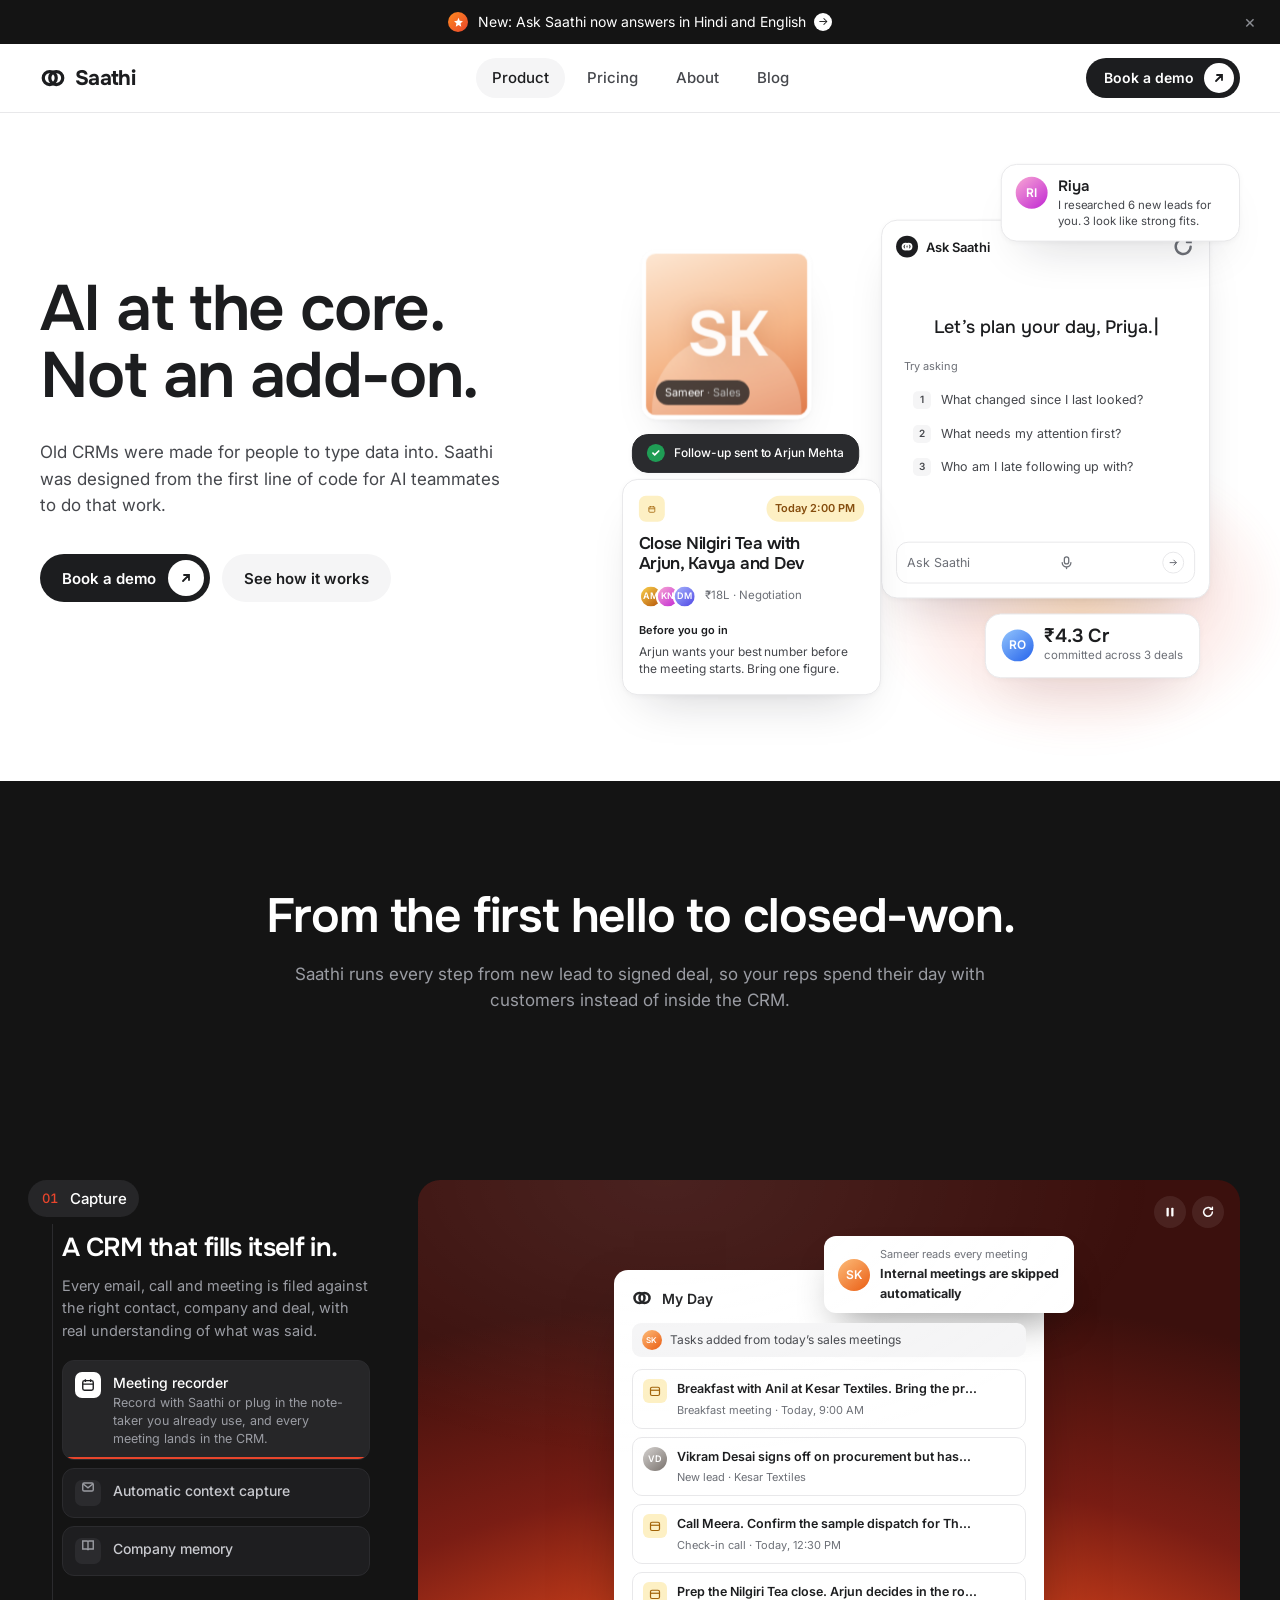
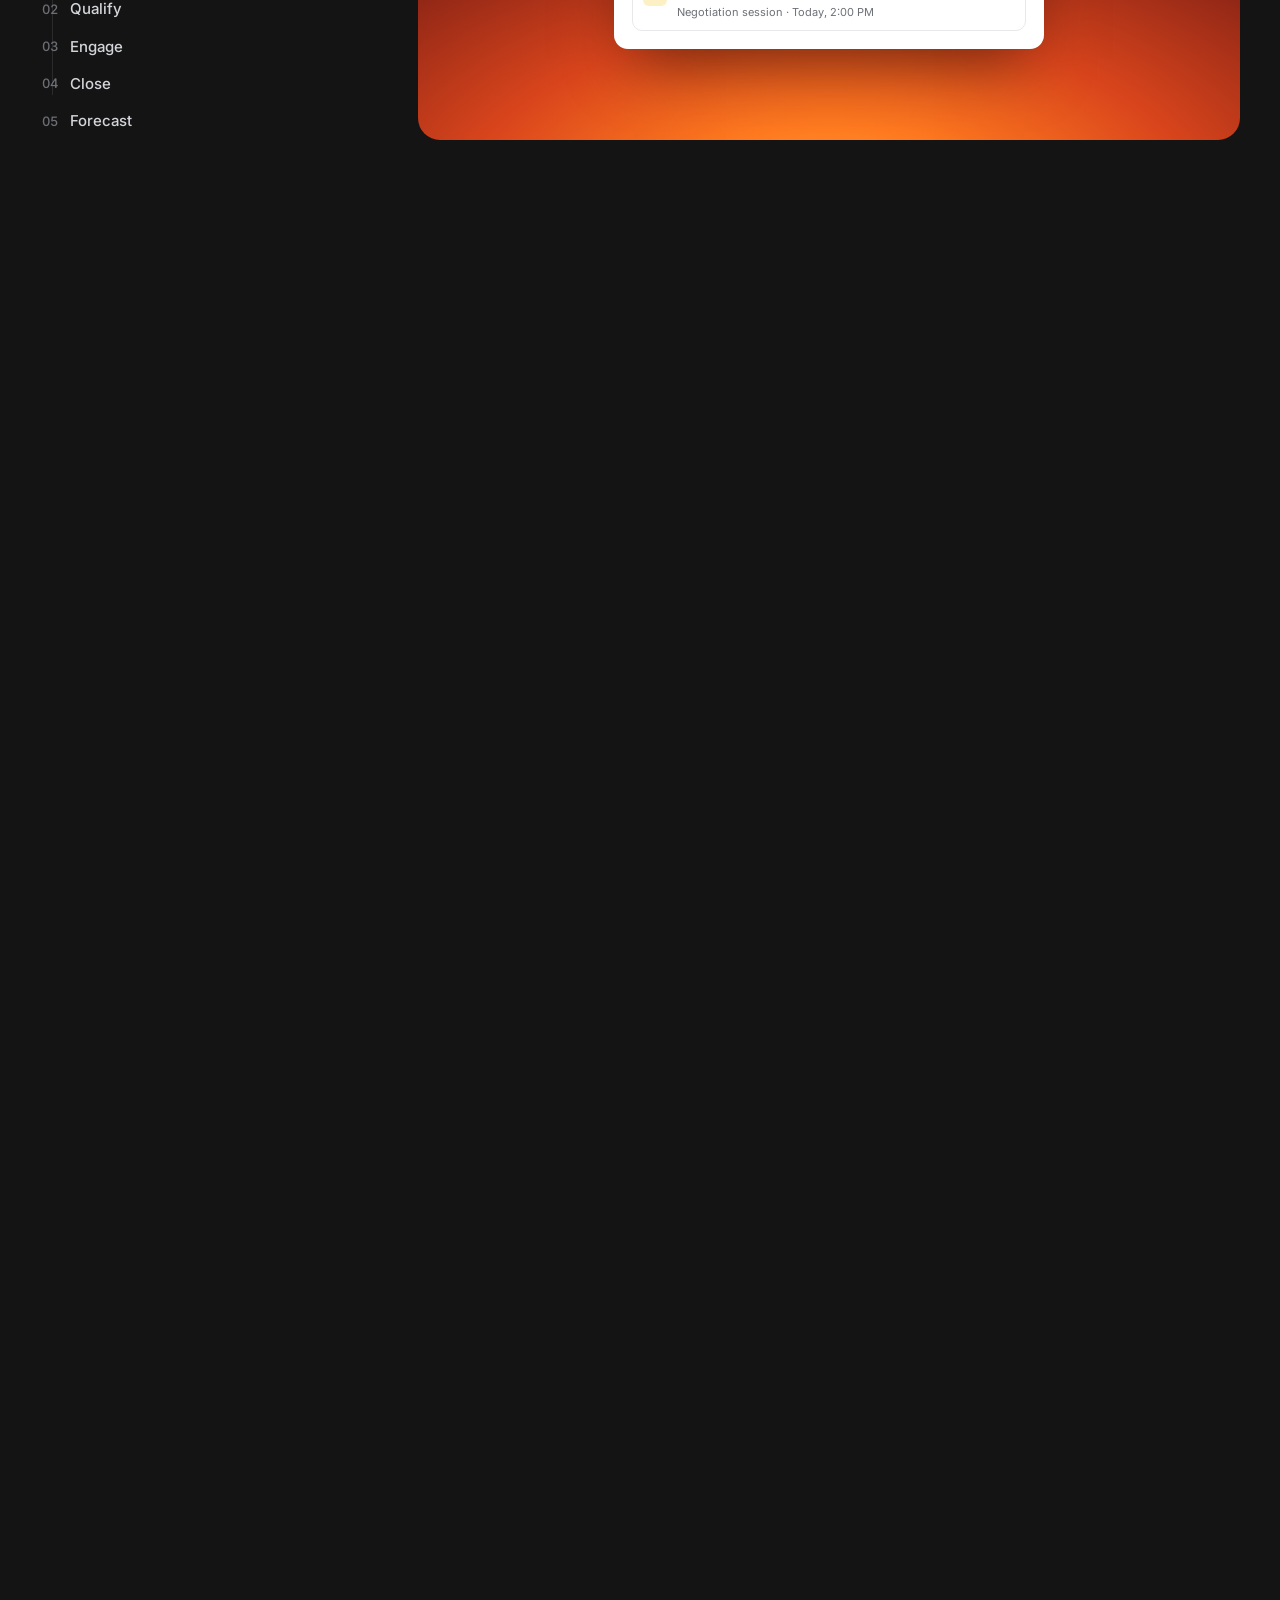
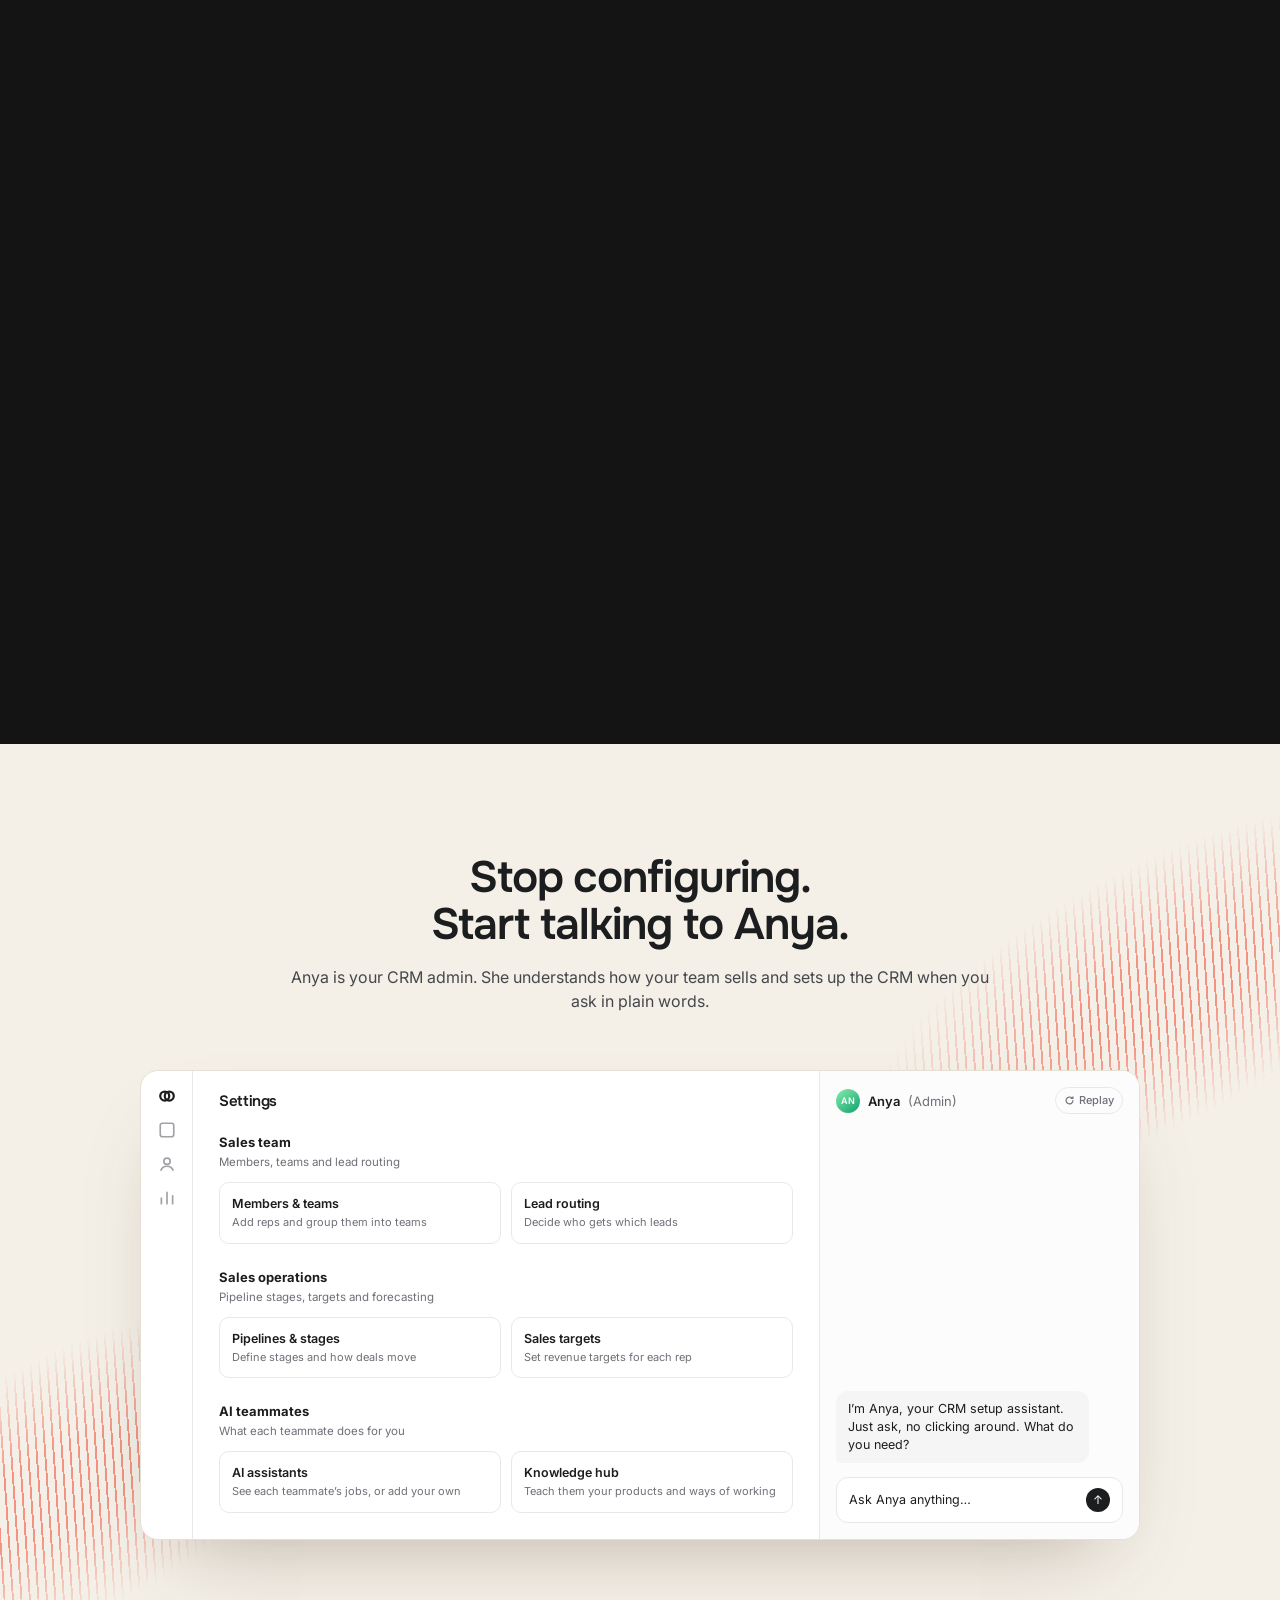
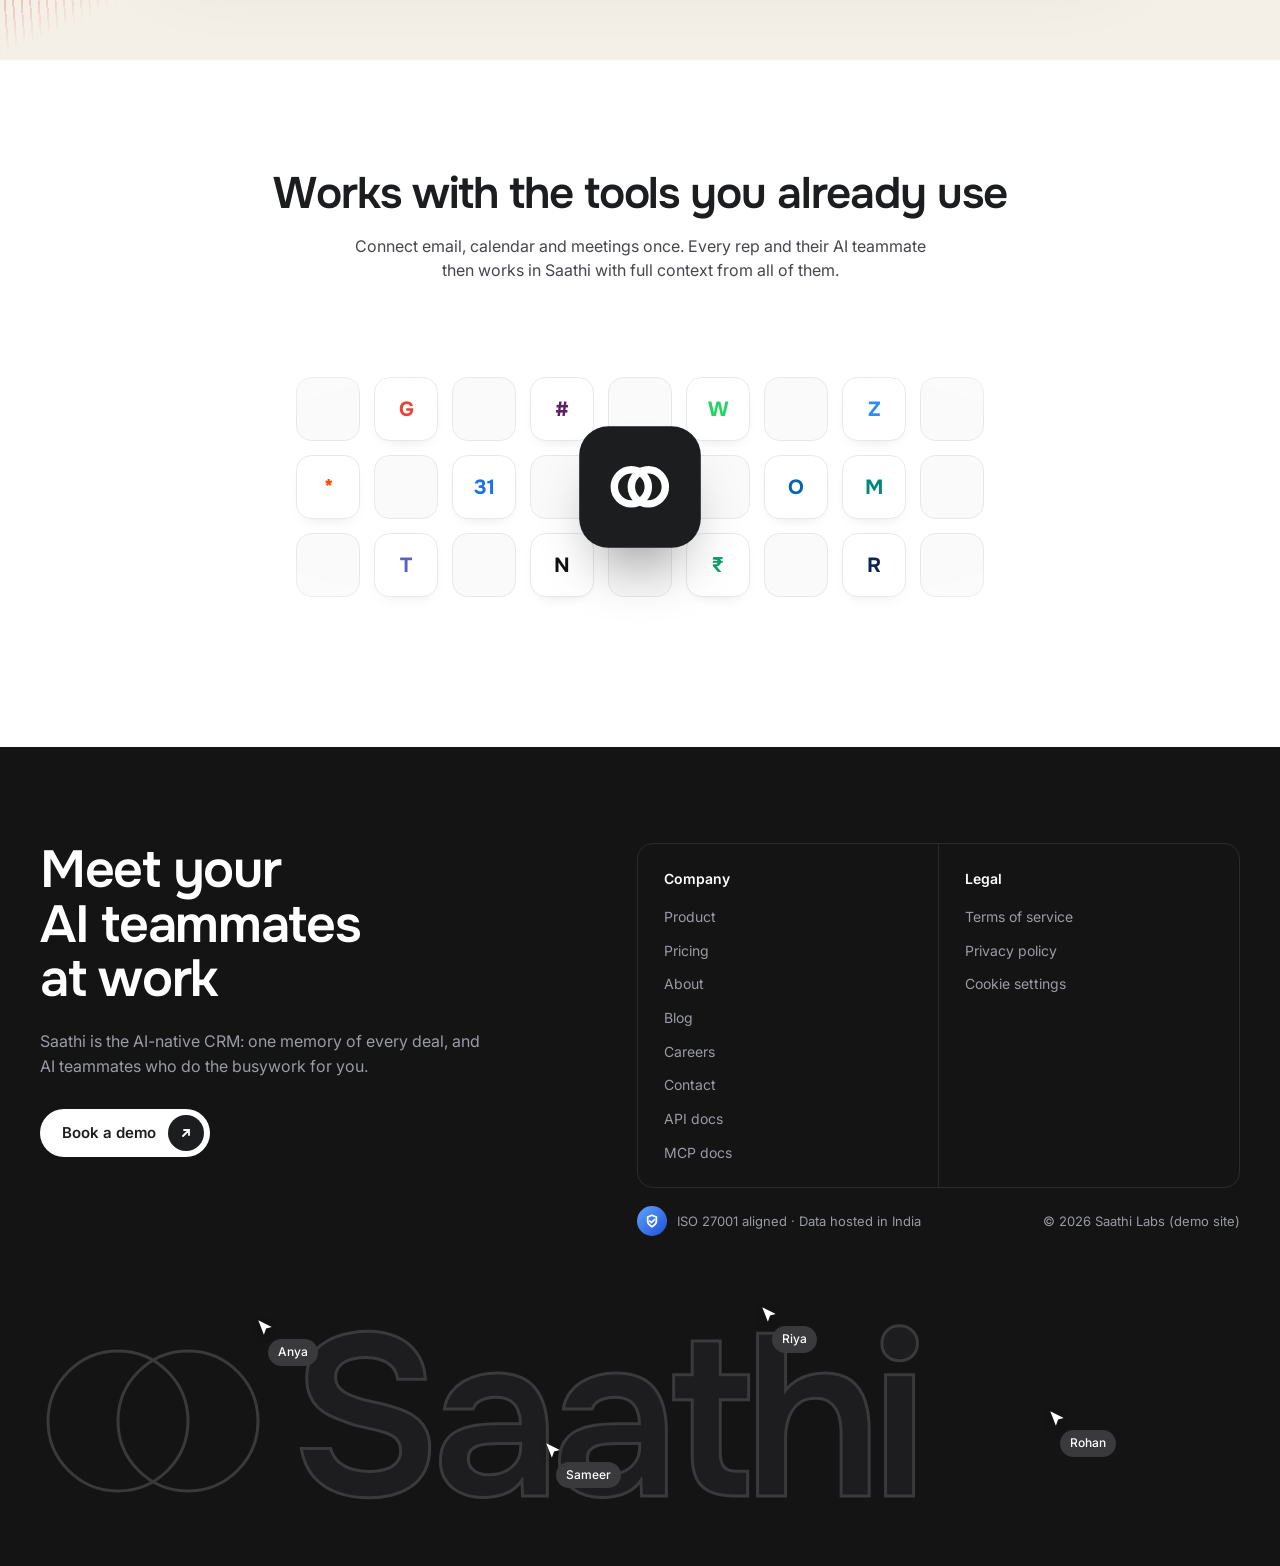
<file: index.html>
<!doctype html>
<html lang="en">
<head>
<meta charset="utf-8">
<meta name="viewport" content="width=device-width, initial-scale=1, viewport-fit=cover">
<title>Saathi CRM</title>
<meta name="description" content="Saathi is an AI-native CRM. AI teammates capture every conversation, research leads, draft follow-ups and forecast your pipeline.">
<style>
/* ---------- hero ---------- */
.hero{position:relative;overflow:hidden}
.hero .wrap{display:grid;grid-template-columns:minmax(0,.9fr) minmax(0,1.1fr);align-items:center;gap:40px;min-height:640px;padding-block:56px 72px}
.hero h1{font-size:clamp(40px,5.2vw,64px);line-height:1.06}
.hero h1 span{display:block}
.hero .sub{margin-top:28px;font-size:17px;color:var(--ink-2);max-width:42ch}
.hero .cta{display:flex;flex-wrap:wrap;gap:12px;margin-top:36px}
.hero h1 span,.hero .sub,.hero .cta{animation:up .9s var(--ease) both}
.hero h1 span:nth-child(2){animation-delay:.08s}.hero .sub{animation-delay:.16s}.hero .cta{animation-delay:.24s}
@keyframes up{from{opacity:0;transform:translateY(22px)}to{opacity:1;transform:none}}

.collage-box{position:relative;height:540px}
.collage{position:absolute;left:50%;top:50%;width:620px;height:540px;transform:translate(-50%,-50%) scale(var(--s,1))}
.collage::before{content:"";position:absolute;right:-60px;bottom:-40px;width:420px;height:300px;background:radial-gradient(closest-side,rgba(255,138,31,.28),rgba(232,69,44,.12) 55%,transparent);filter:blur(10px)}
.cc{position:absolute;background:#fff;border:1px solid var(--line);border-radius:16px;box-shadow:0 24px 48px -24px rgba(20,20,30,.22),0 2px 6px rgba(20,20,30,.04);animation:pop .8s var(--spring) both;animation-delay:var(--d,0s)}
@keyframes pop{from{opacity:0;transform:translateY(18px) scale(.96)}to{opacity:1;transform:none}}
.float{animation:pop .8s var(--spring) both,bob 6s ease-in-out infinite;animation-delay:var(--d,0s),calc(var(--d,0s) + 1s)}
@keyframes bob{50%{translate:0 -6px}}
.ask{right:20px;top:50px;width:330px;height:380px;display:flex;flex-direction:column;padding:14px;--d:.15s}
.ask .hd{display:flex;align-items:center;gap:8px;font-size:13px;font-weight:600}
.ask .hd .ic{width:22px;height:22px;border-radius:50%;background:var(--ink);color:#fff;display:grid;place-items:center}
.ask .hd .ic svg{width:12px;height:12px}
.ask .hd button{margin-left:auto;color:var(--muted);width:24px;height:24px;border-radius:50%}
.ask .hd button:hover{background:var(--soft)}
.ask .body{flex:1;display:flex;flex-direction:column;justify-content:center;align-items:center;text-align:center;gap:18px;padding:0 8px}
.ask .greet{font:500 18px/1.3 var(--f-head);min-height:24px}
.ask .greet::after{content:"";display:inline-block;width:2px;height:1em;background:var(--ink);margin-left:2px;vertical-align:-2px;animation:blink 1s steps(1) infinite}
@keyframes blink{50%{opacity:0}}
.ask .tries{width:100%;text-align:left;opacity:0;transition:opacity .5s}
.ask .tries.on{opacity:1}
.ask .tries small{display:block;font-size:11px;color:var(--muted);margin-bottom:8px}
.ask .tries li{list-style:none;display:flex;gap:10px;align-items:center;font-size:12.5px;padding:7px 9px;border-radius:9px;color:var(--ink-2);opacity:0;transform:translateY(6px);transition:all .45s var(--ease)}
.ask .tries.on li{opacity:1;transform:none}
.ask .tries li:nth-child(2){transition-delay:.12s}.ask .tries li:nth-child(3){transition-delay:.24s}
.ask .tries li b{width:18px;height:18px;border-radius:5px;background:var(--soft);display:grid;place-items:center;font-size:10px;font-weight:600;flex:none}
.ask .tries li.hot{background:var(--soft);color:var(--ink)}
.ask .tries ul{margin:0;padding:0}
.ask .in{display:flex;align-items:center;gap:8px;border:1px solid var(--line);border-radius:12px;padding:9px 10px;font-size:12.5px;color:var(--muted)}
.ask .in svg{width:14px;height:14px}
.ask .in .go{margin-left:auto;width:22px;height:22px;border-radius:50%;border:1px solid var(--line);display:grid;place-items:center}
.notif{right:-10px;top:-6px;width:240px;padding:12px 14px;display:flex;gap:10px;align-items:flex-start;--d:.9s;z-index:3}
.notif b{display:block;font:600 15px/1.2 var(--f-head)}
.notif p{font-size:11.5px;color:var(--ink-2);line-height:1.35;margin-top:3px}
.portrait{left:30px;top:80px;width:170px;height:170px;border-radius:14px;overflow:hidden;--d:.35s;background:linear-gradient(160deg,#fde7d3,#f5b78a 55%,#e07a4a);z-index:2;border:4px solid #fff}
.portrait .face{position:absolute;inset:0;display:grid;place-items:center;font:600 64px/1 var(--f-head);color:rgba(255,255,255,.95);letter-spacing:-.04em;text-shadow:0 6px 24px rgba(160,60,20,.35)}
.portrait .face::before{content:"";position:absolute;width:150px;height:150px;border-radius:50%;bottom:-70px;background:rgba(255,255,255,.25)}
.portrait .tag{position:absolute;left:10px;bottom:10px;background:rgba(28,29,31,.78);color:#fff;font-size:11px;padding:4px 9px;border-radius:999px;backdrop-filter:blur(6px)}
.portrait .tag span{color:#bbb}
.toast{left:20px;top:265px;padding:9px 14px;display:flex;align-items:center;gap:9px;font-size:12px;font-weight:500;background:#2a2b2e;color:#fff;border-color:#2a2b2e;--d:1.4s;z-index:3}
.toast i{width:18px;height:18px;border-radius:50%;background:var(--ok);display:grid;place-items:center}
.toast i svg{width:10px;height:10px;color:#fff}
.meet{left:10px;top:310px;width:260px;padding:16px;--d:.55s;z-index:2}
.meet .tg{display:flex;justify-content:space-between;align-items:center}
.meet .tg .cal{width:26px;height:26px;border-radius:7px;background:var(--hl);display:grid;place-items:center}
.meet .tg .cal svg{width:13px;height:13px;color:#a16207}
.meet .tg span{font-size:11px;font-weight:600;background:var(--hl);color:#854d0e;padding:4px 9px;border-radius:999px}
.meet h4{font-size:17px;line-height:1.2;margin-top:12px}
.meet .row{display:flex;align-items:center;gap:8px;margin-top:10px;font-size:11.5px;color:var(--muted)}
.meet small{display:block;margin-top:14px;font-size:11px;font-weight:600}
.meet p{font-size:12px;color:var(--ink-2);margin-top:4px;line-height:1.45}
.money{right:30px;bottom:30px;padding:12px 16px;display:flex;gap:10px;align-items:center;--d:1.1s;z-index:3}
.money b{display:block;font:600 19px/1.1 var(--f-head)}
.money p{font-size:11.5px;color:var(--muted)}
@media (max-width:960px){
  .hero .wrap{grid-template-columns:1fr;min-height:0;padding-top:40px}
  .collage-box{height:calc(540px * var(--s,1))}
}

/* ---------- flow ---------- */
.flow{background:var(--dark);color:#fff;padding-top:110px}
.flow .head{text-align:center;max-width:760px;margin:0 auto}
.flow .head h2{font-size:clamp(32px,4.2vw,48px)}
.flow .head p{color:var(--dark-muted);margin-top:18px;font-size:17px}
.track{position:relative;height:500vh;margin-top:30px}
.pin{position:sticky;top:calc(68px + env(safe-area-inset-top,0px));height:calc(100vh - 68px);display:grid;grid-template-columns:330px minmax(0,1fr);gap:48px;align-items:center}
.steps{list-style:none;margin:0;padding:0;position:relative}
.steps::before{content:"";position:absolute;left:12px;top:44px;bottom:44px;width:1px;background:var(--dark-line)}
.step{position:relative}
.step-head{display:flex;align-items:center;gap:10px;padding:7px 12px;border-radius:999px;font-size:15px;font-weight:500;color:#d4d5da;transition:background .3s,color .3s;margin-left:-12px}
.step-head .n{font-size:13px;color:#6d6f75;font-variant-numeric:tabular-nums;width:20px;transition:color .3s}
.step.on .step-head{background:#262628;color:#fff}
.step.on .step-head .n{color:var(--ember)}
.step-body{display:grid;grid-template-rows:0fr;transition:grid-template-rows .6s var(--ease)}
.step.on .step-body{grid-template-rows:1fr}
.step-body>div{overflow:hidden;padding-left:22px}
.step-body h3{font-size:26px;line-height:1.15;margin-top:16px}
.step-body p{color:var(--dark-muted);font-size:14.5px;margin-top:12px}
.feats{display:flex;flex-direction:column;gap:8px;margin:18px 0 14px}
.feat{display:flex;gap:12px;text-align:left;padding:11px 12px;border-radius:12px;background:#1e1e20;border:1px solid var(--dark-line);position:relative;overflow:hidden;transition:background .3s}
.feat .fi{width:26px;height:26px;border-radius:7px;background:#2b2b2e;display:grid;place-items:center;flex:none;color:#9a9ca3;transition:background .3s,color .3s}
.feat .fi svg{width:14px;height:14px}
.feat b{display:block;font-size:14px;font-weight:500;color:#c9cacf}
.feat span{display:grid;grid-template-rows:0fr;transition:grid-template-rows .5s var(--ease)}
.feat span em{overflow:hidden;font-style:normal;font-size:12.5px;color:var(--dark-muted);line-height:1.45}
.feat.on{background:#262628}
.feat.on .fi{background:#fff;color:var(--ink)}
.feat.on b{color:#fff}
.feat.on span{grid-template-rows:1fr}
.feat .bar{position:absolute;left:0;bottom:0;height:2px;width:100%;transform-origin:0 50%;transform:scaleX(0);background:var(--ember)}
.feat.on .bar{animation:fill var(--dur,5s) linear forwards}
.flow.paused .feat.on .bar{animation-play-state:paused}
@keyframes fill{to{transform:scaleX(1)}}
.stage{position:relative;height:min(560px,calc(100vh - 140px));border-radius:22px;background:var(--glow);overflow:hidden;isolation:isolate}
.stage::after{content:"";position:absolute;inset:0;background:radial-gradient(60% 50% at 30% 0%,rgba(255,255,255,.08),transparent);pointer-events:none}
.ctrl{position:absolute;top:16px;right:16px;display:flex;gap:6px;z-index:5}
.ctrl button{width:32px;height:32px;border-radius:50%;color:#fff;display:grid;place-items:center;background:rgba(255,255,255,.08)}
.ctrl button:hover{background:rgba(255,255,255,.18)}
.ctrl svg{width:14px;height:14px}
.viz{position:absolute;inset:0;display:grid;place-items:center;opacity:0;visibility:hidden;transform:translateY(16px) scale(.98);transition:opacity .5s var(--ease),transform .7s var(--ease),visibility 0s .5s}
.viz.on{opacity:1;visibility:visible;transform:none;transition:opacity .5s var(--ease),transform .7s var(--ease)}
.card{background:#fff;color:var(--ink);border-radius:14px;width:min(430px,86%);box-shadow:0 30px 60px -20px rgba(0,0,0,.5);padding:18px;position:relative;font-size:13px}
.card .ch{display:flex;align-items:center;gap:10px;font-weight:600;font-size:14px}
.card .pill{margin-left:auto;font-size:10.5px;font-weight:600;padding:4px 9px;border-radius:999px;background:var(--soft);color:var(--ink-2)}
.ap{opacity:0;transform:translateY(10px)}
.play .ap{animation:ap .6s var(--ease) forwards;animation-delay:var(--a,0s)}
@keyframes ap{to{opacity:1;transform:none}}
.flow.paused .play .ap,.flow.paused .play .fill-in{animation-play-state:paused}

/* viz 0: my day */
.md-chip{display:flex;align-items:center;gap:8px;background:var(--soft);border-radius:9px;padding:7px 10px;font-size:12px;color:var(--ink-2);margin-top:14px}
.md-chip .av{width:20px;height:20px;font-size:8px}
.md-list{display:flex;flex-direction:column;gap:8px;margin-top:12px}
.md-item{display:flex;gap:10px;align-items:flex-start;border:1px solid var(--line);border-radius:10px;padding:9px 10px}
.md-item .cal{width:24px;height:24px;border-radius:6px;background:var(--hl);display:grid;place-items:center;flex:none}
.md-item .cal svg{width:12px;height:12px;color:#a16207}
.md-item .av{width:24px;height:24px;font-size:9px}
.md-item b{display:block;font-size:12.5px;font-weight:600;white-space:nowrap;overflow:hidden;text-overflow:ellipsis;max-width:300px}
.md-item small{font-size:11px;color:var(--muted)}
.md-item>div{min-width:0}
.float-note{position:absolute;right:-30px;top:-34px;display:flex;align-items:center;gap:10px;background:#fff;border-radius:12px;padding:10px 14px;box-shadow:0 20px 40px -16px rgba(0,0,0,.45);width:250px}
.float-note small{display:block;font-size:11px;color:var(--muted)}
.float-note b{font-size:12.5px}
.confetti{position:absolute;inset:0;pointer-events:none;overflow:hidden}
.confetti i{position:absolute;top:-10px;width:6px;height:10px;border-radius:2px;background:var(--c);animation:fall var(--t) linear infinite;animation-delay:var(--dl)}
@keyframes fall{to{transform:translate(var(--dx),620px) rotate(540deg)}}

/* viz 1: lead */
.lead-grid{display:grid;grid-template-columns:1fr 1fr;gap:12px 18px;margin-top:16px}
.lead-grid small{display:block;font-size:10.5px;color:var(--muted)}
.lead-grid b{display:block;font-size:12.5px;font-weight:600;margin-top:2px;position:relative;min-height:18px}
.lead-grid b .v{opacity:0;transition:opacity .4s}
.lead-grid b::before{content:"";position:absolute;left:0;top:5px;height:8px;width:70%;border-radius:4px;background:linear-gradient(90deg,#eee,#f7f7f7,#eee);background-size:200% 100%;animation:shim 1.2s linear infinite;transition:opacity .3s}
.lead-grid b.done::before{opacity:0}
.lead-grid b.done .v{opacity:1}
@keyframes shim{to{background-position:-200% 0}}
.fit{color:var(--ok)}
.enrich{display:flex;align-items:center;gap:7px;margin-top:16px;font-size:11.5px;color:var(--muted)}
.enrich i{width:12px;height:12px;border-radius:50%;border:2px solid #ddd;border-top-color:var(--ember);animation:spin .8s linear infinite}
.enrich.done i{animation:none;border-color:var(--ok);background:var(--ok)}
@keyframes spin{to{transform:rotate(360deg)}}
.stat-chip{position:absolute;left:-40px;bottom:-52px;background:#fff;border-radius:12px;padding:10px 14px;box-shadow:0 20px 40px -16px rgba(0,0,0,.45);display:flex;align-items:baseline;gap:8px}
.stat-chip b{font:600 26px/1 var(--f-head)}
.stat-chip small{font-size:11.5px;color:var(--muted);max-width:140px;line-height:1.3}

/* viz 2: email */
.mail .to{display:flex;align-items:center;gap:6px;font-size:12px;color:var(--muted);margin-top:12px;padding-bottom:10px;border-bottom:1px solid var(--line)}
.mail .to .av{width:18px;height:18px;font-size:7px}
.mail .to b{color:var(--ink);font-weight:600}
.mail .txt{font-size:12.5px;line-height:1.55;margin-top:12px;min-height:150px;white-space:pre-line}
.mail .acts{display:flex;gap:8px;margin-top:12px}
.mail .acts span{font-size:11.5px;font-weight:600;padding:7px 12px;border-radius:999px;border:1px solid var(--line)}
.mail .acts span.send{background:var(--ink);color:#fff;border-color:var(--ink);margin-left:auto}
.from{position:absolute;right:-36px;top:-30px;background:#fff;border-radius:12px;padding:10px 14px;box-shadow:0 20px 40px -16px rgba(0,0,0,.45);font-size:11.5px}
.from small{color:var(--muted)}
.from div{display:flex;align-items:center;gap:6px;margin-top:5px;font-weight:500}
.from div::before{content:"";width:6px;height:6px;border-radius:50%;background:var(--ember)}

/* viz 3: debrief */
.prob{margin-left:auto;text-align:right}
.prob b{font:600 22px/1 var(--f-head)}
.prob small{display:block;font-size:10.5px;color:var(--muted)}
.qual{display:inline-block;margin-top:12px;font-size:11px;font-weight:600;padding:4px 9px;border-radius:999px;background:#fff4e5;color:#b45309}
.sumh{font-size:11px;font-weight:600;margin-top:14px;color:var(--muted);text-transform:uppercase;letter-spacing:.06em}
.chk{display:flex;gap:9px;margin-top:9px;font-size:12.5px;line-height:1.45}
.chk i{width:16px;height:16px;border-radius:50%;flex:none;display:grid;place-items:center;margin-top:1px;background:#e7f6ed;color:var(--ok)}
.chk i.w{background:#fff4e5;color:#b45309}
.chk i svg{width:9px;height:9px}
.next{margin-top:14px;padding:10px 12px;border-radius:10px;background:var(--soft);font-size:12px}
.next b{display:block;font-size:11px;color:var(--muted);margin-bottom:3px}

/* viz 4: forecast */
.big{font:600 52px/1 var(--f-head);letter-spacing:-.04em;margin-top:14px;font-variant-numeric:tabular-nums}
.big+p{font-size:12px;color:var(--muted);margin-top:4px}
.meter{position:relative;height:8px;border-radius:4px;background:var(--soft);margin:22px 0 8px}
.meter i{position:absolute;left:0;top:0;bottom:0;border-radius:4px;background:linear-gradient(90deg,var(--ember),var(--ember-2));width:0;transition:width 1.6s var(--ease)}
.play .meter i{width:100%}
.meter s{position:absolute;left:83.3%;top:-6px;bottom:-6px;width:2px;background:var(--ink)}
.meter em{position:absolute;left:83.3%;top:16px;transform:translateX(-50%);font-size:10px;font-style:normal;color:var(--muted)}
.rows{margin-top:22px;display:grid;gap:7px}
.rows div{display:flex;justify-content:space-between;font-size:12px}
.rows span{display:flex;align-items:center;gap:7px;color:var(--ink-2)}
.rows span::before{content:"";width:7px;height:7px;border-radius:50%;background:var(--c)}
.rows b{font-variant-numeric:tabular-nums}
.duo{display:grid;grid-template-columns:1fr 1fr;gap:10px;margin-top:16px}
.duo div{border:1px solid var(--line);border-radius:10px;padding:10px}
.duo small{font-size:10.5px;color:var(--muted)}
.duo b{display:block;font:600 18px/1.2 var(--f-head);margin-top:2px}
.duo em{font-style:normal;font-size:10.5px;color:var(--muted)}
.duo .risk small{color:#b45309}

.m-viz{display:none}
@media (max-width:900px){
  .flow{padding-top:80px}
  .track{height:auto}
  .pin{position:static;height:auto;grid-template-columns:1fr;gap:0}
  .stage-col{display:none}
  .steps::before{display:none}
  .step{padding-block:24px;border-top:1px solid var(--dark-line)}
  .step-body{grid-template-rows:1fr}
  .step-head{background:#262628;color:#fff;width:max-content}
  .step-head .n{color:var(--ember)}
  .m-viz{display:block;position:relative;height:440px;border-radius:18px;background:var(--glow);overflow:hidden;margin-top:6px}
  .m-viz .viz{transform:scale(.82)}
  .feat span{grid-template-rows:1fr}
  .feat .bar{display:none}
  .float-note,.from{right:-6px;top:-50px;width:210px}
  .stat-chip{left:-4px;bottom:-40px}
}

/* ---------- anya ---------- */
.admin{background:var(--cream);overflow:hidden;position:relative;padding-block:110px 120px}
.admin .head{text-align:center;max-width:720px;margin:0 auto;position:relative;z-index:2}
.admin h2{font-size:clamp(30px,3.8vw,44px)}
.admin .head p{color:var(--ink-2);margin-top:16px}
.ribbon{position:absolute;width:640px;height:260px;background:repeating-linear-gradient(90deg,#f26d5b 0 2px,transparent 2px 9px);-webkit-mask:radial-gradient(closest-side,#000 30%,transparent);mask:radial-gradient(closest-side,#000 30%,transparent);opacity:.7;animation:drift 12s ease-in-out infinite alternate}
.ribbon.r1{right:-200px;top:120px;transform:rotate(-24deg) skewX(-20deg)}
.ribbon.r2{left:-260px;bottom:40px;transform:rotate(-24deg) skewX(-20deg);animation-delay:-6s}
@keyframes drift{to{translate:-40px 20px}}
.win{position:relative;z-index:2;margin:56px auto 0;max-width:1000px;background:#fff;border-radius:18px;border:1px solid #e6e0d4;box-shadow:0 40px 80px -40px rgba(80,50,20,.35);display:grid;grid-template-columns:52px minmax(0,1fr) 320px;min-height:470px;overflow:hidden}
.win .side{border-right:1px solid var(--line);display:flex;flex-direction:column;align-items:center;gap:16px;padding-top:16px;color:#a0a2a8}
.win .side svg{width:18px;height:18px}
.win .side .lg{color:var(--ink)}
.win .main{padding:22px 26px;min-width:0}
.win .main h4{font-size:15px}
.grp{margin-top:20px}
.grp b{font-size:13px}
.grp small{display:block;font-size:11.5px;color:var(--muted)}
.tiles{display:grid;grid-template-columns:1fr 1fr;gap:10px;margin-top:10px}
.tile{border:1px solid var(--line);border-radius:10px;padding:11px 12px;font-size:12px;transition:border-color .4s,box-shadow .4s}
.tile b{display:block;font-size:12.5px;font-weight:600}
.tile span{color:var(--muted);font-size:11px}
.tile.hl{border-color:var(--ember);box-shadow:0 0 0 4px rgba(232,69,44,.12)}
.chat{border-left:1px solid var(--line);display:flex;flex-direction:column;padding:16px;background:#fcfcfc}
.chat .hd{display:flex;align-items:center;gap:8px;font-size:13px;font-weight:600}
.chat .hd .av{width:24px;height:24px;font-size:9px}
.chat .hd button{margin-left:auto;font-size:11px;font-weight:500;color:var(--muted);display:flex;align-items:center;gap:4px;padding:4px 8px;border-radius:999px;border:1px solid var(--line)}
.chat .hd button svg{width:11px;height:11px}
.msgs{flex:1;display:flex;flex-direction:column;gap:10px;justify-content:flex-end;padding-block:14px;font-size:12.5px;overflow:hidden}
.msg{max-width:88%;padding:9px 12px;border-radius:12px;line-height:1.45;animation:pop .5s var(--spring) both}
.msg.bot{background:var(--soft);border-bottom-left-radius:4px}
.msg.me{align-self:flex-end;background:var(--ink);color:#fff;border-bottom-right-radius:4px}
.msg .rule{display:block;margin-top:6px;font-size:11.5px;background:#fff;border:1px solid var(--line);border-radius:8px;padding:6px 8px}
.dots{display:inline-flex;gap:3px}
.dots i{width:5px;height:5px;border-radius:50%;background:#aaa;animation:dot 1s infinite}
.dots i:nth-child(2){animation-delay:.15s}.dots i:nth-child(3){animation-delay:.3s}
@keyframes dot{50%{transform:translateY(-3px);background:#666}}
.chat .in{display:flex;align-items:center;gap:8px;border:1px solid var(--line);background:#fff;border-radius:12px;padding:10px 12px;font-size:12.5px;color:var(--muted)}
.chat .in span{flex:1;min-width:0;white-space:nowrap;overflow:hidden;color:var(--ink)}
.chat .in i{width:24px;height:24px;border-radius:50%;background:var(--ink);color:#fff;display:grid;place-items:center;flex:none;font-style:normal;font-size:12px}
@media (max-width:900px){
  .win{grid-template-columns:1fr}
  .win .side,.win .main{display:none}
  .chat{border-left:0;min-height:420px}
}

/* ---------- integrations ---------- */
.tools{padding-block:110px 120px;text-align:center;overflow:hidden}
.tools h2{font-size:clamp(30px,3.8vw,44px)}
.tools .lead{color:var(--ink-2);margin:16px auto 0;max-width:58ch}
.grid-tools{--g:min(14px,1.6vw);--u:min(64px,calc((100vw - 40px - 8 * var(--g)) / 9));position:relative;display:grid;grid-template-columns:repeat(9,var(--u));gap:var(--g);justify-content:center;margin-top:64px;padding-block:30px;-webkit-mask:radial-gradient(62% 80% at 50% 50%,#000 55%,transparent);mask:radial-gradient(62% 80% at 50% 50%,#000 55%,transparent)}
.t{width:var(--u);aspect-ratio:1;border-radius:24%;background:#fff;border:1px solid var(--line);display:grid;place-items:center;font:700 calc(var(--u) * .32)/1 var(--f-head);color:var(--c,#999);box-shadow:0 6px 16px -10px rgba(0,0,0,.18);animation:bob 5s ease-in-out infinite;animation-delay:var(--dl,0s)}
.t.e{background:#fafafa;box-shadow:none;animation:none}
.t.hub{background:var(--ink);color:#fff;border:0;transform:scale(1.9);z-index:2;box-shadow:0 18px 30px -12px rgba(0,0,0,.45);animation:none}
.t.hub svg{width:56%;height:56%}
</style>
<meta name="claude:viewport-fit-sides" content="cover">
<meta name="theme-color" content="#ffffff">
<link rel="icon" href="assets/favicon.svg" type="image/svg+xml">
<link rel="preconnect" href="https://fonts.googleapis.com">
<link rel="preconnect" href="https://fonts.gstatic.com" crossorigin>
<link rel="stylesheet" href="https://fonts.googleapis.com/css2?family=Inter:wght@400;500;600;700&family=Onest:wght@500;600;700&display=swap">
<link rel="stylesheet" href="assets/site.css">
</head>
<body>
<a class="skip" href="#main" style="position:absolute;left:-999px">Skip to main content</a>
<div class="announce">
  <div class="wrap">
    <span class="dot"><svg viewBox="0 0 16 16" fill="currentColor"><path d="M8 1l1.8 4.6L14.5 6 11 9.2l1 4.8L8 11.5 4 14l1-4.8L1.5 6l4.7-.4z"/></svg></span>
    <a href="index.html#flow">New: Ask Saathi now answers in Hindi and English <i>→</i></a>
    <button class="x" type="button" aria-label="Dismiss announcement">×</button>
  </div>
</div>
<header class="nav">
  <div class="wrap">
    <a class="logo" href="index.html" aria-label="Saathi home">
      <svg viewBox="0 0 32 32" fill="none" stroke="currentColor" stroke-width="4"><circle cx="12" cy="16" r="8"/><circle cx="20" cy="16" r="8"/></svg>Saathi
    </a>
    <nav class="nav-links" aria-label="Main">
      <a href="index.html" aria-current="page">Product</a>
      <a href="pricing.html">Pricing</a>
      <a href="#about">About</a>
      <a href="#blog">Blog</a>
    </nav>
    <a class="btn btn-dark btn-sm" href="pricing.html#demo">Book a demo<span class="arr"><svg viewBox="0 0 16 16" fill="none" stroke="currentColor" stroke-width="1.8" stroke-linecap="round"><path d="M5 11l6-6M6 5h5v5"/></svg></span></a>
    <button class="burger" type="button" aria-label="Open menu" aria-expanded="false"><span></span></button>
  </div>
</header>
<div class="mnav">
  <a href="index.html">Product</a><a href="pricing.html">Pricing</a><a href="#about">About</a><a href="#blog">Blog</a>
  <a class="btn btn-dark" href="pricing.html#demo">Book a demo<span class="arr"><svg viewBox="0 0 16 16" fill="none" stroke="currentColor" stroke-width="1.8" stroke-linecap="round"><path d="M5 11l6-6M6 5h5v5"/></svg></span></a>
</div>

<main id="main">

<!-- HERO -->
<section class="hero">
  <div class="wrap">
    <div>
      <h1><span>AI at the core.</span><span>Not an add-on.</span></h1>
      <p class="sub">Old CRMs were made for people to type data into. Saathi was designed from the first line of code for AI teammates to do that work.</p>
      <div class="cta">
        <a class="btn btn-dark" href="pricing.html#demo">Book a demo<span class="arr"><svg viewBox="0 0 16 16" fill="none" stroke="currentColor" stroke-width="1.8" stroke-linecap="round"><path d="M5 11l6-6M6 5h5v5"/></svg></span></a>
        <a class="btn btn-ghost" href="#flow">See how it works</a>
      </div>
    </div>
    <div class="collage-box" id="collageBox" aria-hidden="true">
      <div class="collage" id="collage">
        <div class="cc ask">
          <div class="hd"><span class="ic"><svg viewBox="0 0 32 32" fill="none" stroke="currentColor" stroke-width="5"><circle cx="12" cy="16" r="8"/><circle cx="20" cy="16" r="8"/></svg></span>Ask Saathi<button type="button" tabindex="-1"><svg viewBox="0 0 16 16" fill="none" stroke="currentColor" stroke-width="1.6" stroke-linecap="round"><path d="M13 8a5 5 0 1 1-1.5-3.6M13 2.5V5h-2.5"/></svg></button></div>
          <div class="body">
            <div class="greet" id="greet"></div>
            <div class="tries" id="tries">
              <small>Try asking</small>
              <ul><li><b>1</b>What changed since I last looked?</li><li><b>2</b>What needs my attention first?</li><li><b>3</b>Who am I late following up with?</li></ul>
            </div>
          </div>
          <div class="in"><span>Ask Saathi</span><svg viewBox="0 0 16 16" fill="none" stroke="currentColor" stroke-width="1.5" stroke-linecap="round" style="margin-left:auto"><rect x="5.5" y="1.5" width="5" height="8" rx="2.5"/><path d="M3 8a5 5 0 0 0 10 0M8 13v2"/></svg><span class="go"><svg viewBox="0 0 16 16" fill="none" stroke="currentColor" stroke-width="1.6" stroke-linecap="round" style="width:10px;height:10px"><path d="M3 8h10M9 4l4 4-4 4"/></svg></span></div>
        </div>
        <div class="cc notif float"><span class="av riya">RI</span><div><b>Riya</b><p>I researched 6 new leads for you. 3 look like strong fits.</p></div></div>
        <div class="cc portrait"><div class="face">SK</div><span class="tag">Sameer <span>· Sales</span></span></div>
        <div class="cc toast"><i><svg viewBox="0 0 12 12" fill="none" stroke="currentColor" stroke-width="2" stroke-linecap="round"><path d="M2.5 6.2l2.2 2.2 4.8-4.8"/></svg></i>Follow-up sent to Arjun Mehta</div>
        <div class="cc meet">
          <div class="tg"><span class="cal"><svg viewBox="0 0 16 16" fill="none" stroke="currentColor" stroke-width="1.6"><rect x="2" y="3" width="12" height="11" rx="2"/><path d="M2 7h12M5 1.5v3M11 1.5v3"/></svg></span><span>Today 2:00 PM</span></div>
          <h4>Close Nilgiri Tea with Arjun, Kavya and Dev</h4>
          <div class="row"><span class="stack"><span class="av p2">AM</span><span class="av riya">KN</span><span class="av p3">DM</span></span>₹18L · Negotiation</div>
          <small>Before you go in</small>
          <p>Arjun wants your best number before the meeting starts. Bring one figure.</p>
        </div>
        <div class="cc money float" style="--d:1.1s"><span class="av rohan">RO</span><div><b>₹4.3 Cr</b><p>committed across 3 deals</p></div></div>
      </div>
    </div>
  </div>
</section>

<!-- FLOW -->
<section class="flow" id="flow" data-dark>
  <div class="wrap">
    <div class="head rv">
      <h2>From the first hello to closed-won.</h2>
      <p>Saathi runs every step from new lead to signed deal, so your reps spend their day with customers instead of inside the CRM.</p>
    </div>
    <div class="track" id="track">
      <div class="pin">
        <ol class="steps" id="steps">
          <li class="step on" data-i="0">
            <button class="step-head" type="button"><span class="n">01</span>Capture</button>
            <div class="step-body"><div>
              <h3>A CRM that fills itself in.</h3>
              <p>Every email, call and meeting is filed against the right contact, company and deal, with real understanding of what was said.</p>
              <div class="feats">
                <button class="feat on" type="button"><span class="fi"><svg viewBox="0 0 16 16" fill="none" stroke="currentColor" stroke-width="1.6"><rect x="2" y="3" width="12" height="11" rx="2"/><path d="M2 7h12M5 1.5v3M11 1.5v3"/></svg></span><div><b>Meeting recorder</b><span><em>Record with Saathi or plug in the note-taker you already use, and every meeting lands in the CRM.</em></span></div><i class="bar"></i></button>
                <button class="feat" type="button"><span class="fi"><svg viewBox="0 0 16 16" fill="none" stroke="currentColor" stroke-width="1.6"><rect x="2" y="3.5" width="12" height="9" rx="1.5"/><path d="M2.5 4.5L8 9l5.5-4.5"/></svg></span><div><b>Automatic context capture</b><span><em>Emails, meetings, notes and tool activity all flow into one record.</em></span></div><i class="bar"></i></button>
                <button class="feat" type="button"><span class="fi"><svg viewBox="0 0 16 16" fill="none" stroke="currentColor" stroke-width="1.6"><path d="M2 3.5h5a1 1 0 0 1 1 1V14a1.5 1.5 0 0 0-1.5-1.5H2zM14 3.5H9a1 1 0 0 0-1 1V14a1.5 1.5 0 0 1 1.5-1.5H14z"/></svg></span><div><b>Company memory</b><span><em>Saathi keeps learning how your business sells and remembers every deal.</em></span></div><i class="bar"></i></button>
              </div>
            </div></div>
            <div class="m-viz"></div>
          </li>
          <li class="step" data-i="1">
            <button class="step-head" type="button"><span class="n">02</span>Qualify</button>
            <div class="step-body"><div>
              <h3>Riya researches every lead.</h3>
              <p>New leads are enriched and researched as soon as they arrive. You get a brief you can read in two minutes.</p>
              <div class="feats">
                <button class="feat" type="button"><span class="fi"><svg viewBox="0 0 16 16" fill="none" stroke="currentColor" stroke-width="1.6"><circle cx="8" cy="5.5" r="2.8"/><path d="M2.5 14c.8-2.8 3-4 5.5-4s4.7 1.2 5.5 4"/></svg></span><div><b>Lead enrichment</b><span><em>Firmographic, demographic and tech-stack details pulled from trusted data sources.</em></span></div><i class="bar"></i></button>
                <button class="feat" type="button"><span class="fi"><svg viewBox="0 0 16 16" fill="none" stroke="currentColor" stroke-width="1.6"><rect x="3" y="1.5" width="10" height="13" rx="1.5"/><path d="M5.5 5h5M5.5 8h5M5.5 11h3"/></svg></span><div><b>Research brief</b><span><em>A short brief on the person and their company, ready before your first call.</em></span></div><i class="bar"></i></button>
                <button class="feat" type="button"><span class="fi"><svg viewBox="0 0 16 16" fill="none" stroke="currentColor" stroke-width="1.6"><circle cx="8" cy="8" r="6"/><circle cx="8" cy="8" r="2.5"/></svg></span><div><b>ICP fit score</b><span><em>Every contact is scored on industry, company size and region.</em></span></div><i class="bar"></i></button>
              </div>
            </div></div>
            <div class="m-viz"></div>
          </li>
          <li class="step" data-i="2">
            <button class="step-head" type="button"><span class="n">03</span>Engage</button>
            <div class="step-body"><div>
              <h3>Sameer runs your sales follow-through.</h3>
              <p>Sameer drafts outreach, replies and meeting prep from what each prospect actually said. You review, tweak and send.</p>
              <div class="feats">
                <button class="feat" type="button"><span class="fi"><svg viewBox="0 0 16 16" fill="none" stroke="currentColor" stroke-width="1.6" stroke-linejoin="round"><path d="M2 8l12-5.5L10.5 14 8 9z"/></svg></span><div><b>Outreach and follow-ups</b><span><em>Personal first-touch emails, plus a follow-up drafted after every meeting.</em></span></div><i class="bar"></i></button>
                <button class="feat" type="button"><span class="fi"><svg viewBox="0 0 16 16" fill="none" stroke="currentColor" stroke-width="1.6"><rect x="2" y="2" width="12" height="12" rx="2"/><path d="M5 6h6M5 9h4"/></svg></span><div><b>Before and after each meeting</b><span><em>A prep brief going in, and a summary of the key takeaways coming out.</em></span></div><i class="bar"></i></button>
                <button class="feat" type="button"><span class="fi"><svg viewBox="0 0 16 16" fill="none" stroke="currentColor" stroke-width="1.6" stroke-linecap="round"><path d="M8 2v7M8 12.5v.5"/><circle cx="8" cy="8" r="6.5"/></svg></span><div><b>Deal alerts</b><span><em>Sameer spots buying signals and suggests a new deal. You confirm before it is created.</em></span></div><i class="bar"></i></button>
              </div>
            </div></div>
            <div class="m-viz"></div>
          </li>
          <li class="step" data-i="3">
            <button class="step-head" type="button"><span class="n">04</span>Close</button>
            <div class="step-body"><div>
              <h3>Every deal, handled start to finish.</h3>
              <p>Ask which deals are stuck and why. Saathi follows every signal and warns you about risk early.</p>
              <div class="feats">
                <button class="feat" type="button"><span class="fi"><svg viewBox="0 0 16 16" fill="none" stroke="currentColor" stroke-width="1.6"><rect x="2" y="2" width="12" height="12" rx="2"/><path d="M5 8l2 2 4-4"/></svg></span><div><b>Deal debrief</b><span><em>The latest on every deal, updated from each sales conversation.</em></span></div><i class="bar"></i></button>
                <button class="feat" type="button"><span class="fi"><svg viewBox="0 0 16 16" fill="none" stroke="currentColor" stroke-width="1.6" stroke-linecap="round"><path d="M2 12l4-4 3 3 5-6"/></svg></span><div><b>Pipeline review</b><span><em>An honest pipeline view built from the deal commits in your CRM.</em></span></div><i class="bar"></i></button>
                <button class="feat" type="button"><span class="fi"><svg viewBox="0 0 16 16" fill="none" stroke="currentColor" stroke-width="1.6" stroke-linecap="round" stroke-linejoin="round"><path d="M3 14V2.5M3 3h8l-1.5 3L11 9H3"/></svg></span><div><b>Risk flags</b><span><em>Deals that go quiet or lose a champion are flagged before they slip.</em></span></div><i class="bar"></i></button>
              </div>
            </div></div>
            <div class="m-viz"></div>
          </li>
          <li class="step" data-i="4">
            <button class="step-head" type="button"><span class="n">05</span>Forecast</button>
            <div class="step-body"><div>
              <h3>A true picture of your pipeline, from Rohan.</h3>
              <p>See your pipeline and revenue for the quarter in one click.</p>
              <div class="feats">
                <button class="feat" type="button"><span class="fi"><svg viewBox="0 0 16 16" fill="none" stroke="currentColor" stroke-width="1.6"><rect x="2" y="3" width="12" height="11" rx="2"/><path d="M5 1.5v3M11 1.5v3M5 9l2 2 4-4"/></svg></span><div><b>Deal commits</b><span><em>Rohan weighs risk against commits to show a realistic quarter.</em></span></div><i class="bar"></i></button>
                <button class="feat" type="button"><span class="fi"><svg viewBox="0 0 16 16" fill="none" stroke="currentColor" stroke-width="1.6"><circle cx="8" cy="8" r="6"/><path d="M8 5v3l2 2"/></svg></span><div><b>Qualification gaps</b><span><em>Deals tracked against MEDDIC, MEDDPICC, BANT or your own framework.</em></span></div><i class="bar"></i></button>
                <button class="feat" type="button"><span class="fi"><svg viewBox="0 0 16 16" fill="none" stroke="currentColor" stroke-width="1.6" stroke-linecap="round"><path d="M3 13V8M8 13V3M13 13V6"/></svg></span><div><b>Rep performance</b><span><em>Quota, closed-won, attainment, coverage and top deal for every rep.</em></span></div><i class="bar"></i></button>
              </div>
            </div></div>
            <div class="m-viz"></div>
          </li>
        </ol>

        <div class="stage-col">
          <div class="stage" id="stage">
            <div class="ctrl">
              <button type="button" id="pauseBtn" aria-label="Pause animation"><svg viewBox="0 0 16 16" fill="currentColor"><rect x="4" y="3" width="2.6" height="10" rx="1"/><rect x="9.4" y="3" width="2.6" height="10" rx="1"/></svg></button>
              <button type="button" id="replayBtn" aria-label="Replay animation"><svg viewBox="0 0 16 16" fill="none" stroke="currentColor" stroke-width="1.7" stroke-linecap="round"><path d="M13 8a5 5 0 1 1-1.5-3.6M13 2.5V5h-2.5"/></svg></button>
            </div>

            <div class="viz on" data-v="0">
              <div class="confetti" id="confetti"></div>
              <div class="card">
                <div class="float-note ap" style="--a:1.6s"><span class="av sameer">SK</span><div><small>Sameer reads every meeting</small><b>Internal meetings are skipped automatically</b></div></div>
                <div class="ch"><svg viewBox="0 0 32 32" fill="none" stroke="currentColor" stroke-width="4" style="width:20px;height:20px"><circle cx="12" cy="16" r="8"/><circle cx="20" cy="16" r="8"/></svg>My Day</div>
                <div class="md-chip ap" style="--a:.2s"><span class="av sameer">SK</span>Tasks added from today’s sales meetings</div>
                <div class="md-list">
                  <div class="md-item ap" style="--a:.5s"><span class="cal"><svg viewBox="0 0 16 16" fill="none" stroke="currentColor" stroke-width="1.6"><rect x="2" y="3" width="12" height="11" rx="2"/><path d="M2 7h12"/></svg></span><div><b>Breakfast with Anil at Kesar Textiles. Bring the printed rate card.</b><small>Breakfast meeting · Today, 9:00 AM</small></div></div>
                  <div class="md-item ap" style="--a:.8s"><span class="av p1">VD</span><div><b>Vikram Desai signs off on procurement but hasn’t met us yet.</b><small>New lead · Kesar Textiles</small></div></div>
                  <div class="md-item ap" style="--a:1.1s"><span class="cal"><svg viewBox="0 0 16 16" fill="none" stroke="currentColor" stroke-width="1.6"><rect x="2" y="3" width="12" height="11" rx="2"/><path d="M2 7h12"/></svg></span><div><b>Call Meera. Confirm the sample dispatch for Thursday noon.</b><small>Check-in call · Today, 12:30 PM</small></div></div>
                  <div class="md-item ap" style="--a:1.4s"><span class="cal"><svg viewBox="0 0 16 16" fill="none" stroke="currentColor" stroke-width="1.6"><rect x="2" y="3" width="12" height="11" rx="2"/><path d="M2 7h12"/></svg></span><div><b>Prep the Nilgiri Tea close. Arjun decides in the room.</b><small>Negotiation session · Today, 2:00 PM</small></div></div>
                </div>
              </div>
            </div>

            <div class="viz" data-v="1">
              <div class="card">
                <div class="ch"><span class="av p1">VD</span><div>Vikram Desai<small style="display:block;font-size:11px;color:var(--muted);font-weight:400">Kesar Textiles</small></div><span class="pill">New lead</span></div>
                <div class="lead-grid" id="leadGrid">
                  <div><small>Job title</small><b><span class="v">Head of Procurement</span></b></div>
                  <div><small>Industry</small><b><span class="v">Textile manufacturing</span></b></div>
                  <div><small>Annual revenue</small><b><span class="v">₹320 Cr</span></b></div>
                  <div><small>Employees</small><b><span class="v">450–600</span></b></div>
                  <div><small>Location</small><b><span class="v">Surat, Gujarat</span></b></div>
                  <div><small>Influence score</small><b><span class="v">88</span></b></div>
                  <div><small>Company fit</small><b><span class="v fit">Excellent fit</span></b></div>
                  <div><small>Lead source</small><b><span class="v">Referral · Textile expo</span></b></div>
                </div>
                <div class="enrich" id="enrich"><i></i><span>Enriching…</span></div>
                <div class="stat-chip ap" style="--a:2.6s"><b>8</b><small>fields filled before you open the lead</small></div>
              </div>
            </div>

            <div class="viz" data-v="2">
              <div class="card mail">
                <div class="from ap" style="--a:.3s"><small>Drafted from</small><div>Her enquiry on your website</div><div>Monsoon-season demand</div></div>
                <div class="ch">Outreach <span style="font-weight:400;color:var(--muted)">· first touch</span><span class="pill">Contact outreach</span></div>
                <div class="to">To: <span class="av anya">MI</span><b>Meera Iyer</b> · Coastal Cold Chain</div>
                <div class="txt" id="mailTxt"></div>
                <div class="acts"><span>Rewrite with AI</span><span>Edit</span><span class="send">Send</span></div>
              </div>
            </div>

            <div class="viz" data-v="3">
              <div class="card">
                <div class="ch"><span class="av p2">NT</span><div>Deal debrief<small style="display:block;font-size:11px;color:var(--muted);font-weight:400">Nilgiri Tea Co. · Annual packaging contract</small></div><div class="prob"><b>55%</b><small>Close probability</small></div></div>
                <span class="qual">Qualified · economic buyer not yet engaged</span>
                <div class="sumh">Deal summary</div>
                <div class="chk ap" style="--a:.3s"><i><svg viewBox="0 0 10 10" fill="none" stroke="currentColor" stroke-width="2"><path d="M2 5.2l2 2 4-4"/></svg></i>Kavya Nair is our champion and has shared volumes, timelines and the dispatch date.</div>
                <div class="chk ap" style="--a:.6s"><i><svg viewBox="0 0 10 10" fill="none" stroke="currentColor" stroke-width="2"><path d="M2 5.2l2 2 4-4"/></svg></i>Clear, dated pain: last season’s cartons arrived late and held up dispatch for a week.</div>
                <div class="chk ap" style="--a:.9s"><i class="w"><svg viewBox="0 0 10 10" fill="none" stroke="currentColor" stroke-width="2" stroke-linecap="round"><path d="M5 2.5v3M5 7.5v.1"/></svg></i>Dev Menon signs the contract and has not joined a call yet.</div>
                <div class="next ap" style="--a:1.2s"><b>Next step</b>Once the plant confirms 40,000 cartons by 10 January, send Dev the revised quote in writing.</div>
              </div>
            </div>

            <div class="viz" data-v="4">
              <div class="card">
                <div class="ch"><span class="av rohan">RO</span><div>Rohan <span style="font-weight:400;color:var(--muted)">RevOps</span><small style="display:block;font-size:11px;color:var(--muted);font-weight:400">Pipeline review · October 2026</small></div></div>
                <div class="big"><span id="pct">0</span>%</div>
                <p>of October’s ₹1 Cr target, attained</p>
                <div class="meter"><i></i><s></s><em>Target</em></div>
                <div class="rows">
                  <div><span style="--c:var(--ember)">Closed-won</span><b>₹1.2 Cr</b></div>
                  <div><span style="--c:#f59e0b">Commit</span><b>₹2.0 Cr</b></div>
                  <div><span style="--c:#d4d4d8">Best case</span><b>₹2.95 Cr</b></div>
                </div>
                <div class="duo ap" style="--a:1.4s">
                  <div><small>Committed</small><b>₹4.3 Cr</b><em>3 deals · Nilgiri, Kesar, Coastal</em></div>
                  <div class="risk"><small>At risk</small><b>₹1.4 Cr</b><em>2 deals · unlikely in October</em></div>
                </div>
              </div>
            </div>
          </div>
        </div>
      </div>
    </div>
  </div>
</section>

<!-- ANYA -->
<section class="admin">
  <span class="ribbon r1" aria-hidden="true"></span><span class="ribbon r2" aria-hidden="true"></span>
  <div class="wrap">
    <div class="head rv">
      <h2>Stop configuring. Start talking to Anya.</h2>
      <p>Anya is your CRM admin. She understands how your team sells and sets up the CRM when you ask in plain words.</p>
    </div>
    <div class="win rv" id="win">
      <div class="side" aria-hidden="true">
        <svg class="lg" viewBox="0 0 32 32" fill="none" stroke="currentColor" stroke-width="4"><circle cx="12" cy="16" r="8"/><circle cx="20" cy="16" r="8"/></svg>
        <svg viewBox="0 0 16 16" fill="none" stroke="currentColor" stroke-width="1.5"><rect x="2" y="2" width="12" height="12" rx="2"/></svg>
        <svg viewBox="0 0 16 16" fill="none" stroke="currentColor" stroke-width="1.5"><circle cx="8" cy="5.5" r="2.8"/><path d="M2.5 14c.8-2.8 3-4 5.5-4s4.7 1.2 5.5 4"/></svg>
        <svg viewBox="0 0 16 16" fill="none" stroke="currentColor" stroke-width="1.5" stroke-linecap="round"><path d="M3 13V8M8 13V3M13 13V6"/></svg>
      </div>
      <div class="main">
        <h4>Settings</h4>
        <div class="grp"><b>Sales team</b><small>Members, teams and lead routing</small>
          <div class="tiles"><div class="tile" id="tileTeams"><b>Members &amp; teams</b><span>Add reps and group them into teams</span></div><div class="tile" id="tileRouting"><b>Lead routing</b><span>Decide who gets which leads</span></div></div></div>
        <div class="grp"><b>Sales operations</b><small>Pipeline stages, targets and forecasting</small>
          <div class="tiles"><div class="tile"><b>Pipelines &amp; stages</b><span>Define stages and how deals move</span></div><div class="tile"><b>Sales targets</b><span>Set revenue targets for each rep</span></div></div></div>
        <div class="grp"><b>AI teammates</b><small>What each teammate does for you</small>
          <div class="tiles"><div class="tile"><b>AI assistants</b><span>See each teammate’s jobs, or add your own</span></div><div class="tile"><b>Knowledge hub</b><span>Teach them your products and ways of working</span></div></div></div>
      </div>
      <div class="chat">
        <div class="hd"><span class="av anya">AN</span>Anya <span style="font-weight:400;color:var(--muted)">(Admin)</span><button type="button" id="replayChat"><svg viewBox="0 0 16 16" fill="none" stroke="currentColor" stroke-width="1.7" stroke-linecap="round"><path d="M13 8a5 5 0 1 1-1.5-3.6M13 2.5V5h-2.5"/></svg>Replay</button></div>
        <div class="msgs" id="msgs"></div>
        <div class="in"><span id="chatIn">Ask Anya anything…</span><i>↑</i></div>
      </div>
    </div>
  </div>
</section>

<!-- TOOLS -->
<section class="tools">
  <div class="wrap">
    <h2 class="rv">Works with the tools you already use</h2>
    <p class="lead rv" style="--d:.08s">Connect email, calendar and meetings once. Every rep and their AI teammate then works in Saathi with full context from all of them.</p>
    <div class="grid-tools rv" style="--d:.15s" aria-label="Integrations">
      <span class="t e"></span><span class="t" title="Gmail" style="--c:#ea4335;--dl:-1s">G</span><span class="t e"></span><span class="t" title="Slack" style="--c:#611f69;--dl:-2s">#</span><span class="t e"></span><span class="t" title="WhatsApp Business" style="--c:#25d366;--dl:-3s">W</span><span class="t e"></span><span class="t" title="Zoom" style="--c:#2d8cff;--dl:-.5s">Z</span><span class="t e"></span>
      <span class="t" title="Zapier" style="--c:#ff4a00;--dl:-1.5s">*</span><span class="t e"></span><span class="t" title="Google Calendar" style="--c:#1a73e8;--dl:-2.5s">31</span><span class="t e"></span><span class="t hub"><svg viewBox="0 0 32 32" fill="none" stroke="currentColor" stroke-width="3.5"><circle cx="12" cy="16" r="8"/><circle cx="20" cy="16" r="8"/></svg></span><span class="t e"></span><span class="t" title="Outlook" style="--c:#0a64ad;--dl:-3.5s">O</span><span class="t" title="Google Meet" style="--c:#00897b;--dl:-1.2s">M</span><span class="t e"></span>
      <span class="t e"></span><span class="t" title="Microsoft Teams" style="--c:#5b5fc7;--dl:-2.2s">T</span><span class="t e"></span><span class="t" title="Notion" style="--c:#111;--dl:-.8s">N</span><span class="t e"></span><span class="t" title="Tally" style="--c:#0f9f6e;--dl:-2.8s">₹</span><span class="t e"></span><span class="t" title="Razorpay" style="--c:#0c2451;--dl:-1.8s">R</span><span class="t e"></span>
    </div>
  </div>
</section>
</main>
<footer class="foot" data-dark>
  <div class="wrap">
    <div class="top">
      <div class="rv">
        <h2>Meet your<br>AI teammates<br>at work</h2>
        <p>Saathi is the AI-native CRM: one memory of every deal, and AI teammates who do the busywork for you.</p>
        <a class="btn btn-light" href="pricing.html#demo">Book a demo<span class="arr"><svg viewBox="0 0 16 16" fill="none" stroke="currentColor" stroke-width="1.8" stroke-linecap="round"><path d="M5 11l6-6M6 5h5v5"/></svg></span></a>
      </div>
      <div class="rv" style="--d:.1s">
        <div class="cols">
          <div><b>Company</b><a href="index.html">Product</a><a href="pricing.html">Pricing</a><a href="#about">About</a><a href="#blog">Blog</a><a href="#careers">Careers</a><a href="#contact">Contact</a><a href="#api">API docs</a><a href="#mcp">MCP docs</a></div>
          <div><b>Legal</b><a href="#terms">Terms of service</a><a href="#privacy">Privacy policy</a><a href="#cookies">Cookie settings</a></div>
        </div>
        <div class="meta">
          <span><i class="badge"><svg viewBox="0 0 16 16" fill="none" stroke="currentColor" stroke-width="2" stroke-linecap="round" stroke-linejoin="round"><path d="M8 1.5l5 2v4c0 3.2-2.2 5.6-5 7-2.8-1.4-5-3.8-5-7v-4z"/><path d="M5.5 8l1.8 1.8L10.8 6.3"/></svg></i>ISO 27001 aligned · Data hosted in India</span>
          <span>© 2026 Saathi Labs (demo site)</span>
        </div>
      </div>
    </div>
    <div class="wordmark" aria-hidden="true">
      <svg class="wm" viewBox="0 0 1200 230" fill="none">
        <g stroke="#3a3a3d" stroke-width="3">
          <circle cx="78" cy="115" r="70"/><circle cx="148" cy="115" r="70"/>
        </g>
        <text x="250" y="190" font-family="Onest, Inter, Arial, sans-serif" font-weight="600" font-size="230" letter-spacing="-10" fill="#1d1d1f" stroke="#3a3a3d" stroke-width="3">Saathi</text>
      </svg>
      <span class="cursor" style="left:18%;top:5%;--t:16s;--x1:60px;--y1:30px;--x2:120px;--y2:-10px;--x3:40px;--y3:-30px"><svg viewBox="0 0 16 16" fill="currentColor"><path d="M2 1l12 6-5 1.5L7 14z"/></svg><b>Anya</b></span>
      <span class="cursor" style="left:42%;top:52%;--t:13s;--dl:-4s;--x1:-70px;--y1:-40px;--x2:30px;--y2:-60px;--x3:80px;--y3:10px"><svg viewBox="0 0 16 16" fill="currentColor"><path d="M2 1l12 6-5 1.5L7 14z"/></svg><b>Sameer</b></span>
      <span class="cursor" style="left:60%;top:0%;--t:18s;--dl:-8s;--x1:-50px;--y1:60px;--x2:-120px;--y2:20px;--x3:-40px;--y3:-10px"><svg viewBox="0 0 16 16" fill="currentColor"><path d="M2 1l12 6-5 1.5L7 14z"/></svg><b>Riya</b></span>
      <span class="cursor" style="left:84%;top:40%;--t:15s;--dl:-2s;--x1:-40px;--y1:-50px;--x2:-90px;--y2:10px;--x3:-20px;--y3:30px"><svg viewBox="0 0 16 16" fill="currentColor"><path d="M2 1l12 6-5 1.5L7 14z"/></svg><b>Rohan</b></span>
    </div>
  </div>
</footer>

<script src="assets/site.js"></script>
<script>
(() => {
  const { $, $$, reduce, onView, type } = window.SA;

  /* collage scale */
  const box = $('#collageBox'), col = $('#collage');
  const fit = () => { const s = Math.min(1, box.clientWidth / 640); col.style.setProperty('--s', s); box.style.setProperty('--s', s); };
  fit(); addEventListener('resize', fit);

  /* hero ask panel */
  const greet = $('#greet'), tries = $('#tries'), items = $$('#tries li');
  (async () => {
    await new Promise(r => setTimeout(r, 900));
    await type(greet, 'Let’s plan your day, Priya.', 45);
    tries.classList.add('on');
    let k = 0;
    if (!reduce) setInterval(() => { items.forEach((li, j) => li.classList.toggle('hot', j === k % 3)); k++; }, 1800);
  })();

  /* confetti */
  const cf = $('#confetti');
  if (cf && !reduce) {
    const cols = ['#ffd166', '#ef476f', '#fff', '#f8961e', '#ffb4a2'];
    for (let i = 0; i < 26; i++) {
      const c = document.createElement('i');
      c.style.cssText = `left:${Math.random() * 100}%;--c:${cols[i % 5]};--t:${4 + Math.random() * 4}s;--dl:${-Math.random() * 8}s;--dx:${(Math.random() - .5) * 120}px`;
      cf.appendChild(c);
    }
  }

  /* flow */
  const flow = $('#flow'), track = $('#track'), steps = $$('.step'), vizzes = $$('.stage .viz');
  const mobile = matchMedia('(max-width: 900px)');
  let cur = -1, feat = 0, featTimer = null, paused = false;
  const FEAT_MS = 5000;

  /* mobile: clone each viz into its step */
  function setupMobile() {
    steps.forEach((s, i) => {
      const slot = $('.m-viz', s);
      if (mobile.matches && !slot.firstChild) { const c = vizzes[i].cloneNode(true); c.classList.add('on'); c.removeAttribute('id'); $$('[id]', c).forEach(n => n.removeAttribute('id')); slot.appendChild(c); onView(slot, () => playViz(c, i), .4); }
    });
  }

  function playViz(v, i) {
    v.classList.remove('play'); void v.offsetWidth; v.classList.add('play');
    if (i === 1) runLead(v);
    if (i === 2) runMail(v);
    if (i === 4) runPct(v);
  }
  function runLead(v) {
    const bs = $$('.lead-grid b', v), en = $('.enrich', v);
    bs.forEach(b => b.classList.remove('done')); en.classList.remove('done'); $('span', en).textContent = 'Enriching…';
    bs.forEach((b, j) => setTimeout(() => b.classList.add('done'), 400 + j * 260));
    setTimeout(() => { en.classList.add('done'); $('span', en).textContent = 'Last enriched just now'; }, 400 + bs.length * 260);
  }
  const MAIL = 'Hi Meera,\n\nThanks for your enquiry. Here is the product sheet you asked for, plus a few things it doesn’t show:\n\n• Insulated cartons rated for 48 hours, so a delayed truck doesn’t mean spoiled stock\n• A month of buffer packaging held at our Kochi warehouse for monsoon spikes\n• One standing order on 30-day credit instead of rushed one-off orders';
  let mailTok = 0;
  function runMail(v) {
    const t = $('.txt', v), tok = ++mailTok;
    if (reduce) { t.textContent = MAIL; return; }
    t.textContent = ''; let i = 0;
    const tick = () => { if (tok !== mailTok) return; if (paused) { setTimeout(tick, 200); return; } t.textContent = MAIL.slice(0, i += 3); if (i < MAIL.length) setTimeout(tick, 18); };
    setTimeout(tick, 400);
  }
  function runPct(v) {
    const el = $('.big span', v); const t0 = performance.now();
    if (reduce) { el.textContent = 120; return; }
    const step = now => { const k = Math.min(1, (now - t0) / 1600); el.textContent = Math.round(120 * (1 - Math.pow(1 - k, 3))); if (k < 1) requestAnimationFrame(step); };
    requestAnimationFrame(step);
  }

  function setFeat(n) {
    const fs = $$('.feat', steps[cur]);
    feat = (n + fs.length) % fs.length;
    fs.forEach((f, j) => { f.classList.remove('on'); if (j === feat) { void f.offsetWidth; f.classList.add('on'); } });
    clearTimeout(featTimer);
    if (!paused) featTimer = setTimeout(() => setFeat(feat + 1), FEAT_MS);
  }
  function activate(i) {
    if (i === cur) return;
    cur = i;
    steps.forEach((s, j) => s.classList.toggle('on', j === i));
    vizzes.forEach((v, j) => v.classList.toggle('on', j === i));
    $$('.feat', flow).forEach(f => f.classList.remove('on'));
    setFeat(0);
    playViz(vizzes[i], i);
  }
  function onScroll() {
    if (mobile.matches) return;
    const r = track.getBoundingClientRect();
    const total = track.offsetHeight - innerHeight;
    const p = Math.min(.999, Math.max(0, -r.top / total));
    activate(Math.floor(p * steps.length));
  }
  steps.forEach((s, i) => $('.step-head', s).addEventListener('click', () => {
    if (mobile.matches) return;
    const total = track.offsetHeight - innerHeight;
    scrollTo({ top: track.getBoundingClientRect().top + scrollY + total * (i + .5) / steps.length, behavior: reduce ? 'auto' : 'smooth' });
  }));
  steps.forEach(s => $$('.feat', s).forEach((f, j) => f.addEventListener('click', () => { if (steps[cur] === s) setFeat(j); })));
  $('#pauseBtn').addEventListener('click', e => {
    paused = !paused; flow.classList.toggle('paused', paused);
    e.currentTarget.setAttribute('aria-label', paused ? 'Play animation' : 'Pause animation');
    e.currentTarget.innerHTML = paused ? '<svg viewBox="0 0 16 16" fill="currentColor"><path d="M5 3l8 5-8 5z"/></svg>' : '<svg viewBox="0 0 16 16" fill="currentColor"><rect x="4" y="3" width="2.6" height="10" rx="1"/><rect x="9.4" y="3" width="2.6" height="10" rx="1"/></svg>';
    if (!paused) setFeat(feat); else clearTimeout(featTimer);
  });
  $('#replayBtn').addEventListener('click', () => { playViz(vizzes[cur], cur); setFeat(0); });

  if (mobile.matches) setupMobile(); else { activate(0); }
  mobile.addEventListener?.('change', () => { if (mobile.matches) setupMobile(); else { cur = -1; onScroll(); } });
  addEventListener('scroll', onScroll, { passive: true });

  /* anya chat */
  const msgs = $('#msgs'), chatIn = $('#chatIn'), teams = $('#tileRouting');
  let chatTok = 0;
  const wait = ms => new Promise(r => setTimeout(r, reduce ? 0 : ms));
  const add = (cls, html) => { const m = document.createElement('div'); m.className = 'msg ' + cls; m.innerHTML = html; msgs.appendChild(m); return m; };
  async function runChat() {
    const tok = ++chatTok; msgs.innerHTML = ''; teams.classList.remove('hl'); chatIn.textContent = 'Ask Anya anything…';
    add('bot', 'I’m Anya, your CRM setup assistant. Just ask, no clicking around. What do you need?');
    await wait(900); if (tok !== chatTok) return;
    const q = 'Route new leads from Mumbai and Pune to Kavya’s team';
    await type(chatIn, q, 38); if (tok !== chatTok) return;
    await wait(300); chatIn.textContent = 'Ask Anya anything…'; add('me', q);
    await wait(500); if (tok !== chatTok) return;
    const t = add('bot', '<span class="dots"><i></i><i></i><i></i></span>');
    teams.classList.add('hl');
    await wait(1400); if (tok !== chatTok) return;
    t.innerHTML = 'Done. I created a routing rule:<span class="rule"><b>City is Mumbai or Pune</b> → round-robin across Kavya’s team (4 reps)</span>';
    await wait(900); if (tok !== chatTok) return;
    add('bot', 'Should I notify Kavya on Slack when a lead is assigned?');
  }
  onView($('#win'), runChat, .4);
  $('#replayChat').addEventListener('click', runChat);
})();
</script>
</body>
</html>
</file>
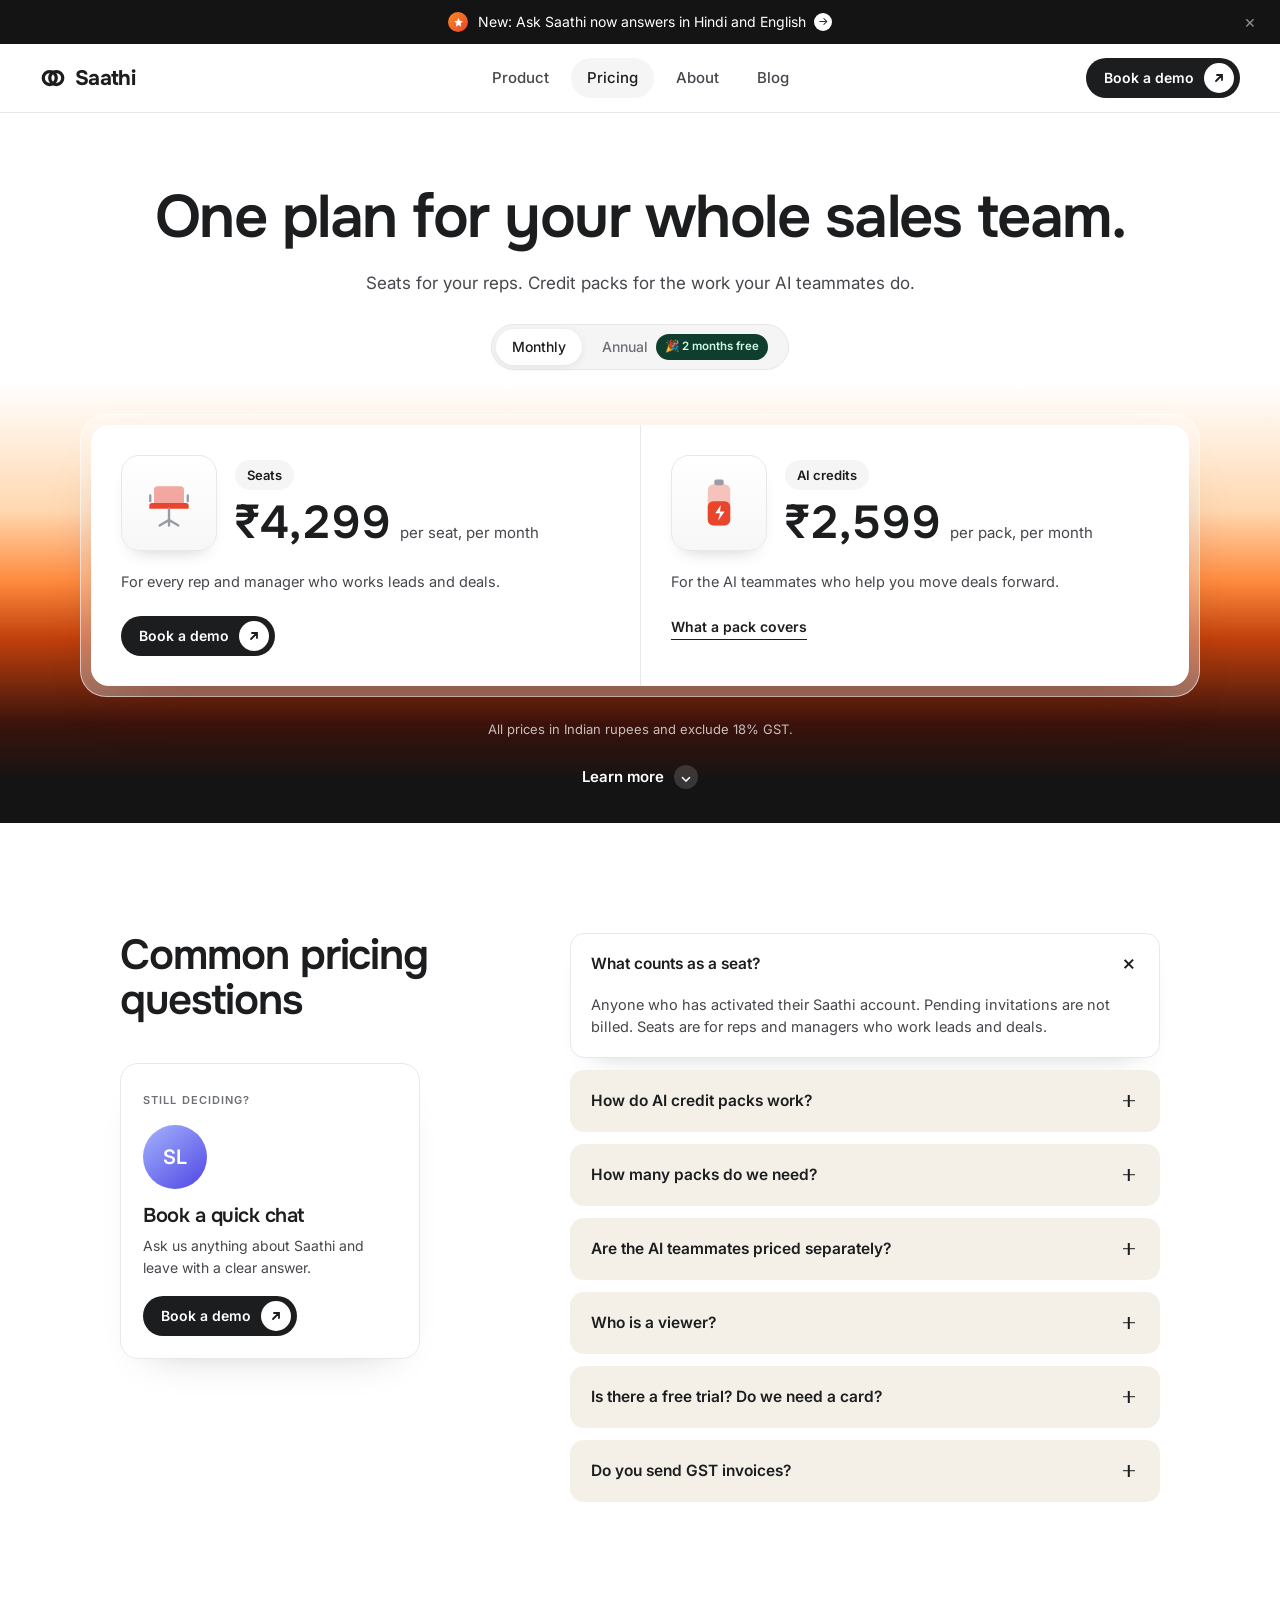
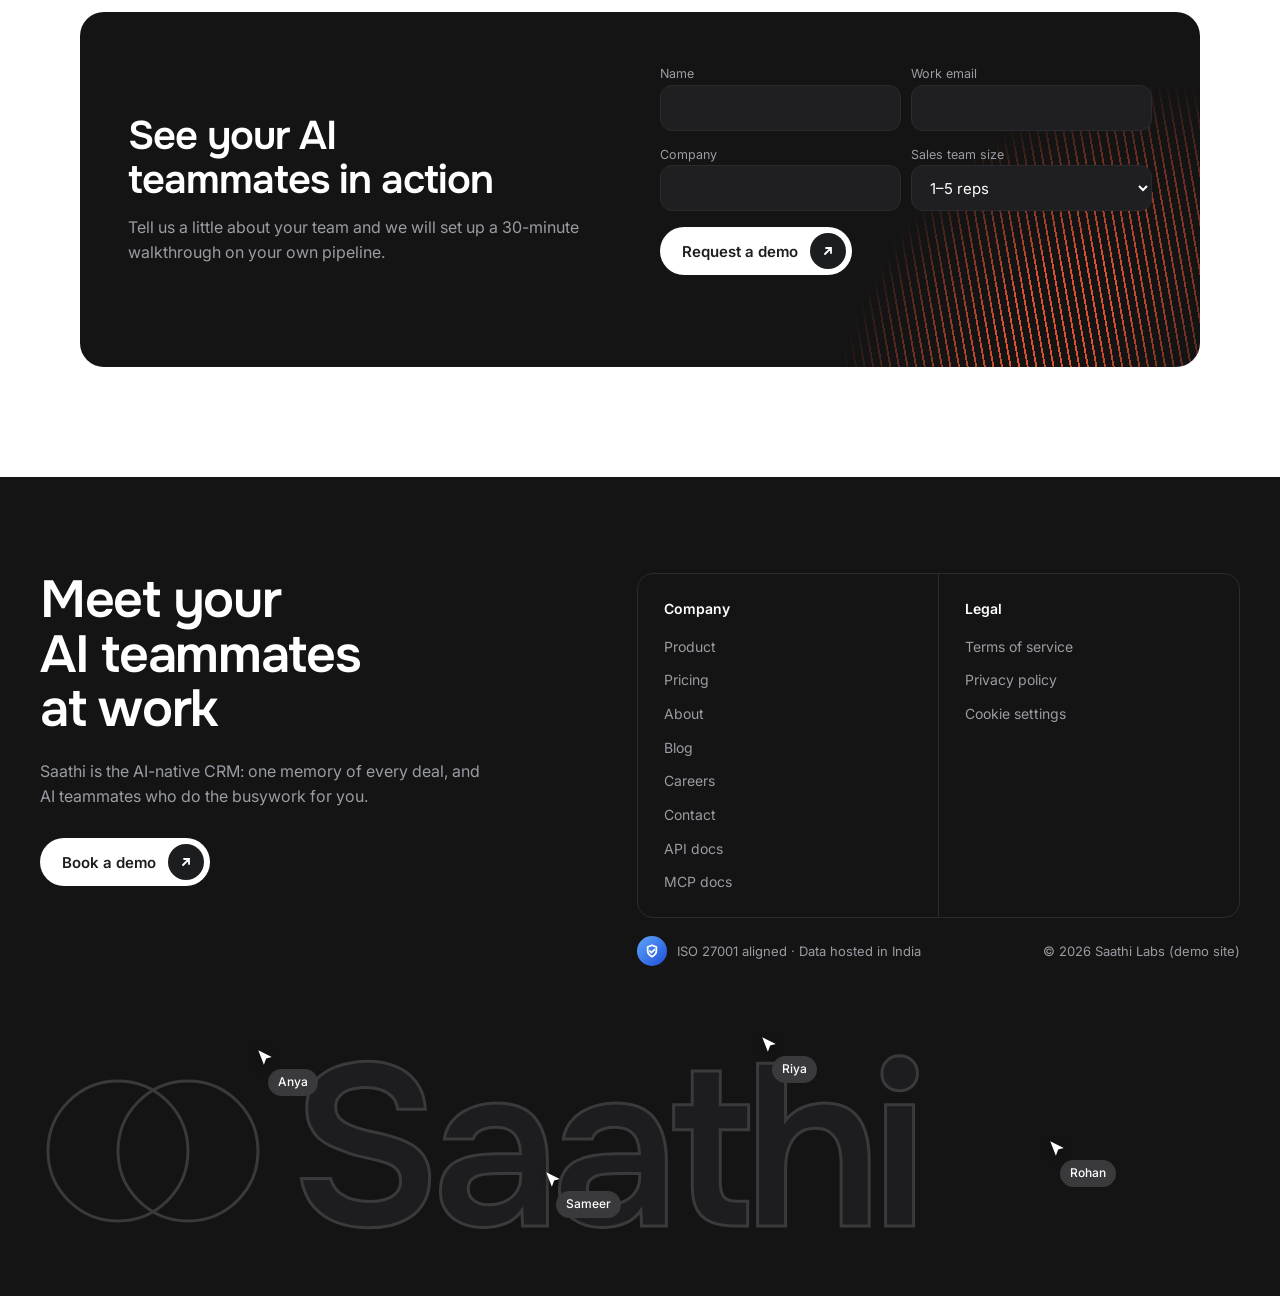
<file: pricing.html>
<!doctype html>
<html lang="en">
<head>
<meta charset="utf-8">
<meta name="viewport" content="width=device-width, initial-scale=1, viewport-fit=cover">
<title>Saathi Pricing</title>
<meta name="description" content="Saathi pricing in Indian rupees: seats for your reps and AI credit packs for your AI teammates.">
<style>
.ph{position:relative;padding-top:72px;text-align:center;background:linear-gradient(180deg,#fff 0%,#fff 38%,#ffd8b0 56%,#ff8a3d 66%,#c2410c 74%,#3b130c 86%,var(--dark) 94%)}
.ph h1{font-size:clamp(36px,5vw,60px)}
.ph .sub{color:var(--ink-2);margin-top:20px;font-size:17px}
.tog{display:inline-flex;align-items:center;gap:4px;margin-top:28px;padding:4px;border-radius:999px;background:var(--soft);border:1px solid var(--line);position:relative}
.tog button{position:relative;z-index:1;height:36px;padding:0 16px;border-radius:999px;font-size:14px;font-weight:500;color:var(--muted);display:flex;align-items:center;gap:8px;transition:color .3s}
.tog button[aria-pressed="true"]{color:var(--ink)}
.tog .knob{position:absolute;top:4px;bottom:4px;left:4px;border-radius:999px;background:#fff;box-shadow:0 2px 8px rgba(0,0,0,.08);transition:transform .45s var(--ease),width .45s var(--ease)}
.tog .free{font-size:11.5px;font-weight:600;background:#0f3d2e;color:#d1fae5;padding:4px 9px;border-radius:999px;white-space:nowrap}
.plan{position:relative;max-width:1120px;margin:44px auto 0;padding:10px;border-radius:26px;background:rgba(255,255,255,.35);border:1px solid rgba(255,255,255,.6);backdrop-filter:blur(8px);text-align:left}
.plan-in{display:grid;grid-template-columns:1fr 1fr;background:#fff;border-radius:18px;box-shadow:0 30px 60px -30px rgba(80,20,0,.4)}
.half{padding:30px}
.half+.half{border-left:1px solid var(--line)}
.pr{display:flex;align-items:center;gap:18px}
.prod{width:96px;height:96px;border-radius:18px;border:1px solid var(--line);display:grid;place-items:center;flex:none;background:linear-gradient(180deg,#fff,#f7f7f8);box-shadow:0 10px 20px -14px rgba(0,0,0,.3)}
.prod svg{width:60px;height:60px}
.lbl{display:inline-block;font-size:13px;font-weight:600;padding:5px 12px;border-radius:999px;background:var(--soft)}
.amt{display:flex;align-items:baseline;flex-wrap:wrap;gap:4px 10px;margin-top:10px}
.amt b{font:600 46px/1 var(--f-head);letter-spacing:-.03em;font-variant-numeric:tabular-nums}
.amt span{color:var(--ink-2);font-size:15px}
.amt s{color:var(--muted);font-size:15px;width:100%;order:-1;display:none}
.amt .save{font-size:12px;font-weight:600;color:var(--ok);background:#e7f6ed;padding:3px 8px;border-radius:999px;display:none}
.annual .amt s,.annual .amt .save{display:inline-block}
.amt b.flip{animation:flip .45s var(--ease)}
@keyframes flip{from{opacity:0;transform:translateY(10px)}to{opacity:1;transform:none}}
.half p{color:var(--ink-2);margin-top:20px;font-size:14.5px}
.half .btn{margin-top:22px}
.half .ghost-link{display:inline-flex;margin-top:22px;font-size:14px;font-weight:600;border-bottom:1px solid var(--ink);padding-bottom:2px}
.gst{color:rgba(255,255,255,.75);font-size:13px;margin-top:22px}
.more{display:flex;justify-content:center;padding-block:26px 34px}
.more button{display:flex;align-items:center;gap:10px;color:#fff;font-weight:600;font-size:15px}
.more button i{width:24px;height:24px;border-radius:50%;background:rgba(255,255,255,.15);display:grid;place-items:center;transition:transform .4s var(--ease);font-style:normal}
.more button[aria-expanded="true"] i{transform:rotate(180deg)}
.details{background:var(--dark);color:#fff;display:grid;grid-template-rows:0fr;transition:grid-template-rows .7s var(--ease)}
.details.open{grid-template-rows:1fr}
.details>div{overflow:hidden}
.dgrid{display:grid;grid-template-columns:1fr 1fr;gap:20px;padding-block:20px 80px}
.box{border:1px solid var(--dark-line);border-radius:18px;padding:28px;background:var(--dark-2)}
.box h3{font-size:22px}
.box>p{color:var(--dark-muted);margin-top:10px;font-size:14.5px}
.li{display:flex;gap:12px;margin-top:20px}
.li i{width:30px;height:30px;border-radius:8px;background:#2b2b2e;display:grid;place-items:center;flex:none;color:#fff}
.li i svg{width:15px;height:15px}
.li b{display:block;font-size:14.5px;font-weight:600}
.li span{color:var(--dark-muted);font-size:13.5px}
.coworkers{display:grid;grid-template-columns:1fr 1fr;gap:10px;margin-top:20px}
.cw{border:1px solid var(--dark-line);border-radius:12px;padding:14px;background:#19191b}
.cw .t{display:flex;align-items:center;gap:8px;font-weight:600;font-size:14px}
.cw .t small{font-weight:400;color:var(--dark-muted)}
.cw p{color:var(--dark-muted);font-size:12.5px;margin-top:8px}

.faq{padding-block:110px}
.faq .wrap{display:grid;grid-template-columns:minmax(0,.8fr) minmax(0,1.2fr);gap:56px;align-items:start;max-width:1120px}
.faq h2{font-size:clamp(30px,3.6vw,42px)}
.chatcard{margin-top:40px;border:1px solid var(--line);border-radius:18px;padding:22px;max-width:300px;box-shadow:0 20px 40px -30px rgba(0,0,0,.25)}
.chatcard small{font-size:11px;font-weight:600;letter-spacing:.1em;color:var(--muted)}
.chatcard .av{width:64px;height:64px;font-size:20px;margin-top:14px}
.chatcard h3{font-size:20px;margin-top:16px}
.chatcard p{color:var(--ink-2);font-size:14px;margin-top:8px}
.chatcard .btn{margin-top:18px}
.qs{display:flex;flex-direction:column;gap:12px}
.q{border-radius:14px;background:var(--cream);border:1px solid transparent;transition:background .3s,border-color .3s,box-shadow .3s}
.q.open{background:#fff;border-color:var(--line);box-shadow:0 14px 30px -24px rgba(0,0,0,.35)}
.q button{width:100%;display:flex;justify-content:space-between;align-items:center;gap:16px;padding:18px 20px;text-align:left;font-weight:600;font-size:15.5px}
.q button i{width:20px;height:20px;position:relative;flex:none;transition:transform .4s var(--ease)}
.q button i::before,.q button i::after{content:"";position:absolute;left:50%;top:50%;width:12px;height:1.6px;background:var(--ink);transform:translate(-50%,-50%)}
.q button i::after{transform:translate(-50%,-50%) rotate(90deg)}
.q.open button i{transform:rotate(45deg)}
.q .a{display:grid;grid-template-rows:0fr;transition:grid-template-rows .5s var(--ease)}
.q.open .a{grid-template-rows:1fr}
.q .a p{overflow:hidden;padding:0 20px;color:var(--ink-2);font-size:14.5px}
.q.open .a p{padding-bottom:18px}

.demo{padding-bottom:110px}
.demo .inner{position:relative;overflow:hidden;max-width:1120px;margin:0 auto;border-radius:24px;background:var(--dark);color:#fff;padding:48px;display:grid;grid-template-columns:1fr 1fr;gap:40px;align-items:center}
.demo .inner::after{content:"";position:absolute;right:-120px;bottom:-140px;width:520px;height:380px;background:repeating-linear-gradient(90deg,#ff5a36 0 2px,transparent 2px 9px);transform:rotate(-30deg) skewX(-20deg);-webkit-mask:radial-gradient(closest-side,#000 25%,transparent);mask:radial-gradient(closest-side,#000 25%,transparent);opacity:.85;animation:drift 10s ease-in-out infinite alternate}
@keyframes drift{to{translate:-50px 20px}}
.demo h2{font-size:clamp(28px,3.4vw,40px)}
.demo p{color:var(--dark-muted);margin-top:14px}
.demo form{position:relative;z-index:1;display:grid;gap:10px}
.demo label{font-size:12.5px;color:var(--dark-muted)}
.demo input,.demo select{width:100%;height:46px;border-radius:12px;border:1px solid var(--dark-line);background:#1f1f21;color:#fff;padding:0 14px;font:inherit;font-size:15px}
.demo .row2{display:grid;grid-template-columns:1fr 1fr;gap:10px}
.demo .btn{margin-top:6px;justify-self:start}
.demo .ok{font-size:14px;color:#86efac;min-height:1.4em}

@media (max-width:860px){
  .plan-in{grid-template-columns:1fr}
  .half+.half{border-left:0;border-top:1px solid var(--line)}
  .half{padding:22px}
  .prod{width:72px;height:72px}.prod svg{width:44px;height:44px}
  .amt b{font-size:38px}
  .dgrid,.faq .wrap,.demo .inner{grid-template-columns:1fr}
  .coworkers{grid-template-columns:1fr}
  .demo .inner{padding:28px}
  .demo .row2{grid-template-columns:1fr}
}
</style>
<meta name="claude:viewport-fit-sides" content="cover">
<meta name="theme-color" content="#ffffff">
<link rel="icon" href="assets/favicon.svg" type="image/svg+xml">
<link rel="preconnect" href="https://fonts.googleapis.com">
<link rel="preconnect" href="https://fonts.gstatic.com" crossorigin>
<link rel="stylesheet" href="https://fonts.googleapis.com/css2?family=Inter:wght@400;500;600;700&family=Onest:wght@500;600;700&display=swap">
<link rel="stylesheet" href="assets/site.css">
</head>
<body>
<a class="skip" href="#main" style="position:absolute;left:-999px">Skip to main content</a>
<div class="announce">
  <div class="wrap">
    <span class="dot"><svg viewBox="0 0 16 16" fill="currentColor"><path d="M8 1l1.8 4.6L14.5 6 11 9.2l1 4.8L8 11.5 4 14l1-4.8L1.5 6l4.7-.4z"/></svg></span>
    <a href="index.html#flow">New: Ask Saathi now answers in Hindi and English <i>→</i></a>
    <button class="x" type="button" aria-label="Dismiss announcement">×</button>
  </div>
</div>
<header class="nav">
  <div class="wrap">
    <a class="logo" href="index.html" aria-label="Saathi home">
      <svg viewBox="0 0 32 32" fill="none" stroke="currentColor" stroke-width="4"><circle cx="12" cy="16" r="8"/><circle cx="20" cy="16" r="8"/></svg>Saathi
    </a>
    <nav class="nav-links" aria-label="Main">
      <a href="index.html">Product</a>
      <a href="pricing.html" aria-current="page">Pricing</a>
      <a href="#about">About</a>
      <a href="#blog">Blog</a>
    </nav>
    <a class="btn btn-dark btn-sm" href="pricing.html#demo">Book a demo<span class="arr"><svg viewBox="0 0 16 16" fill="none" stroke="currentColor" stroke-width="1.8" stroke-linecap="round"><path d="M5 11l6-6M6 5h5v5"/></svg></span></a>
    <button class="burger" type="button" aria-label="Open menu" aria-expanded="false"><span></span></button>
  </div>
</header>
<div class="mnav">
  <a href="index.html">Product</a><a href="pricing.html">Pricing</a><a href="#about">About</a><a href="#blog">Blog</a>
  <a class="btn btn-dark" href="pricing.html#demo">Book a demo<span class="arr"><svg viewBox="0 0 16 16" fill="none" stroke="currentColor" stroke-width="1.8" stroke-linecap="round"><path d="M5 11l6-6M6 5h5v5"/></svg></span></a>
</div>

<main id="main">
<section class="ph">
  <div class="wrap">
    <h1 class="rv">One plan for your whole sales team.</h1>
    <p class="sub rv" style="--d:.06s">Seats for your reps. Credit packs for the work your AI teammates do.</p>
    <div class="tog rv" style="--d:.1s" role="group" aria-label="Billing period">
      <span class="knob" id="knob"></span>
      <button type="button" id="bMonthly" aria-pressed="true">Monthly</button>
      <button type="button" id="bAnnual" aria-pressed="false">Annual <span class="free">🎉 2 months free</span></button>
    </div>
    <div class="plan rv" style="--d:.15s" id="plan">
      <div class="plan-in">
        <div class="half">
          <div class="pr">
            <span class="prod"><svg viewBox="0 0 64 64" fill="none"><path d="M20 14h24a4 4 0 0 1 4 4v14H16V18a4 4 0 0 1 4-4z" fill="#f2a7a0"/><path d="M14 32h36a3 3 0 0 1 3 3v3H11v-3a3 3 0 0 1 3-3z" fill="#e8452c"/><path d="M32 38v12M22 56l10-6 10 6M32 50v6" stroke="#9a9ca3" stroke-width="2.5" stroke-linecap="round"/><path d="M12 30v-6M52 30v-6" stroke="#9a9ca3" stroke-width="2.5" stroke-linecap="round"/></svg></span>
            <div>
              <span class="lbl">Seats</span>
              <div class="amt"><s data-a="₹51,588">₹51,588</s><b data-m="₹4,299" data-a="₹42,990">₹4,299</b><span data-m="per seat, per month" data-a="per seat, per year">per seat, per month</span><em class="save">Save ₹8,598</em></div>
            </div>
          </div>
          <p>For every rep and manager who works leads and deals.</p>
          <a class="btn btn-dark btn-sm" href="#demo">Book a demo<span class="arr"><svg viewBox="0 0 16 16" fill="none" stroke="currentColor" stroke-width="1.8" stroke-linecap="round"><path d="M5 11l6-6M6 5h5v5"/></svg></span></a>
        </div>
        <div class="half">
          <div class="pr">
            <span class="prod"><svg viewBox="0 0 64 64" fill="none"><rect x="20" y="12" width="24" height="44" rx="6" fill="#f6c3bc"/><rect x="27" y="7" width="10" height="6" rx="2" fill="#9a9ca3"/><rect x="20" y="30" width="24" height="26" rx="6" fill="#e8452c"/><path d="M34 34l-6 9h5l-2 8 7-10h-5z" fill="#fff"/></svg></span>
            <div>
              <span class="lbl">AI credits</span>
              <div class="amt"><s data-a="₹31,188">₹31,188</s><b data-m="₹2,599" data-a="₹25,990">₹2,599</b><span data-m="per pack, per month" data-a="per pack, per year">per pack, per month</span><em class="save">Save ₹5,198</em></div>
            </div>
          </div>
          <p>For the AI teammates who help you move deals forward.</p>
          <a class="ghost-link" href="#learn" id="learnLink">What a pack covers</a>
        </div>
      </div>
    </div>
    <p class="gst">All prices in Indian rupees and exclude 18% GST.</p>
    <div class="more"><button type="button" id="moreBtn" aria-expanded="false" aria-controls="details">Learn more <i>⌄</i></button></div>
  </div>
</section>

<section class="details" id="details" data-dark>
  <div><div class="wrap dgrid" id="learn">
    <div class="box">
      <h3>What a seat covers</h3>
      <p>Deal context gathered from every source and kept in one place.</p>
      <div class="li"><i><svg viewBox="0 0 16 16" fill="none" stroke="currentColor" stroke-width="1.6"><rect x="2" y="3.5" width="12" height="9" rx="1.5"/><path d="M2.5 4.5L8 9l5.5-4.5"/></svg></i><div><b>Full context capture</b><span>From email, calendar, meetings and notes</span></div></div>
      <div class="li"><i><svg viewBox="0 0 16 16" fill="none" stroke="currentColor" stroke-width="1.6"><path d="M1.5 8s2.5-4.5 6.5-4.5S14.5 8 14.5 8 12 12.5 8 12.5 1.5 8 1.5 8z"/><circle cx="8" cy="8" r="2"/></svg></i><div><b>Free viewer seats</b><span>Anyone in the company can see the pipeline at no cost</span></div></div>
      <div class="li"><i><svg viewBox="0 0 16 16" fill="none" stroke="currentColor" stroke-width="1.6" stroke-linecap="round"><path d="M2 4h8M2 8h12M2 12h6M12 2l2 2-2 2"/></svg></i><div><b>Lead workflows</b><span>Lead routing and round-robin assignment</span></div></div>
      <div class="li"><i><svg viewBox="0 0 16 16" fill="none" stroke="currentColor" stroke-width="1.6" stroke-linecap="round"><path d="M5 4L1.5 8 5 12M11 4l3.5 4L11 12"/></svg></i><div><b>Many ways into your CRM</b><span>Roles, free viewer seats, API and MCP access</span></div></div>
      <div class="li"><i><svg viewBox="0 0 16 16" fill="none" stroke="currentColor" stroke-width="1.6"><circle cx="8" cy="8" r="6"/><path d="M6 6.2a2 2 0 1 1 2.6 1.9c-.4.2-.6.5-.6.9v.5M8 11.5v.1" stroke-linecap="round"/></svg></i><div><b>Onboarding and support</b><span>Our team in Bengaluru helps you get set up, in IST hours</span></div></div>
    </div>
    <div class="box">
      <h3>What an AI credit pack powers</h3>
      <p>Credits pay for lead enrichment and the work your AI teammates do. One pack enriches 100 new contacts and works on 20 live deals a month, shared across your whole team.</p>
      <div class="li"><i><svg viewBox="0 0 16 16" fill="none" stroke="currentColor" stroke-width="1.6"><circle cx="8" cy="5.5" r="2.8"/><path d="M2.5 14c.8-2.8 3-4 5.5-4s4.7 1.2 5.5 4"/></svg></i><div><b>AI enrichment</b><span>Records filled in and kept current</span></div></div>
      <div class="li"><i><svg viewBox="0 0 16 16" fill="none" stroke="currentColor" stroke-width="1.6"><path d="M2.5 3.5h11v7h-6l-3 2.5v-2.5h-2z" stroke-linejoin="round"/></svg></i><div><b>Ask Saathi</b><span>Any question about your deals, answered in plain English or Hindi</span></div></div>
      <div class="coworkers">
        <div class="cw"><div class="t"><span class="av riya">RI</span>Riya <small>Research</small></div><p>Researches new leads and accounts and preps briefs before your meetings.</p></div>
        <div class="cw"><div class="t"><span class="av sameer">SK</span>Sameer <small>Sales assistant</small></div><p>Drafts follow-ups after calls and emails and suggests the next step on each deal.</p></div>
        <div class="cw"><div class="t"><span class="av rohan">RO</span>Rohan <small>RevOps</small></div><p>Scores deals, flags the risky ones and reports on pipeline health.</p></div>
        <div class="cw"><div class="t"><span class="av anya">AN</span>Anya <small>Setup</small></div><p>Changes CRM settings, lead routing and workflows when you ask.</p></div>
      </div>
    </div>
  </div></div>
</section>

<section class="faq">
  <div class="wrap">
    <div>
      <h2 class="rv">Common pricing questions</h2>
      <div class="chatcard rv" style="--d:.1s">
        <small>STILL DECIDING?</small>
        <span class="av p3">SL</span>
        <h3>Book a quick chat</h3>
        <p>Ask us anything about Saathi and leave with a clear answer.</p>
        <a class="btn btn-dark btn-sm" href="#demo">Book a demo<span class="arr"><svg viewBox="0 0 16 16" fill="none" stroke="currentColor" stroke-width="1.8" stroke-linecap="round"><path d="M5 11l6-6M6 5h5v5"/></svg></span></a>
      </div>
    </div>
    <div class="qs">
      <div class="q open rv"><button type="button" aria-expanded="true">What counts as a seat?<i></i></button><div class="a"><p>Anyone who has activated their Saathi account. Pending invitations are not billed. Seats are for reps and managers who work leads and deals.</p></div></div>
      <div class="q rv"><button type="button" aria-expanded="false">How do AI credit packs work?<i></i></button><div class="a"><p>Credits pay for AI enrichment, Ask Saathi and your four AI teammates: Riya, Sameer, Rohan and Anya. A pack costs ₹2,599 a month and is shared by your whole team. Unused credits expire at the end of each billing cycle.</p></div></div>
      <div class="q rv"><button type="button" aria-expanded="false">How many packs do we need?<i></i></button><div class="a"><p>One pack enriches 100 new contacts and works on 20 live deals a month. Start there and add packs as your usage grows.</p></div></div>
      <div class="q rv"><button type="button" aria-expanded="false">Are the AI teammates priced separately?<i></i></button><div class="a"><p>No. Riya, Sameer, Rohan and Anya all use the same shared credits. API and MCP access come with every seat.</p></div></div>
      <div class="q rv"><button type="button" aria-expanded="false">Who is a viewer?<i></i></button><div class="a"><p>Anyone who only needs to see the pipeline. Viewer seats are free.</p></div></div>
      <div class="q rv"><button type="button" aria-expanded="false">Is there a free trial? Do we need a card?<i></i></button><div class="a"><p>Yes. Try Saathi free for 14 days with no card. We set up the trial with you, and you can add seats while it runs. Nothing is charged until the trial ends. Add a card or UPI mandate before then and your subscription starts automatically.</p></div></div>
      <div class="q rv"><button type="button" aria-expanded="false">Do you send GST invoices?<i></i></button><div class="a"><p>Yes. Add your GSTIN in billing settings and every invoice includes it, so you can claim input tax credit.</p></div></div>
    </div>
  </div>
</section>

<section class="demo" id="demo">
  <div class="wrap">
    <div class="inner rv">
      <div>
        <h2>See your AI teammates in action</h2>
        <p>Tell us a little about your team and we will set up a 30-minute walkthrough on your own pipeline.</p>
      </div>
      <form id="demoForm" novalidate>
        <div class="row2">
          <div><label for="dName">Name</label><input id="dName" name="name" autocomplete="name" required></div>
          <div><label for="dEmail">Work email</label><input id="dEmail" name="email" type="email" autocomplete="email" required></div>
        </div>
        <div class="row2">
          <div><label for="dCo">Company</label><input id="dCo" name="company" autocomplete="organization"></div>
          <div><label for="dSize">Sales team size</label><select id="dSize" name="size"><option>1–5 reps</option><option>6–20 reps</option><option>21–50 reps</option><option>50+ reps</option></select></div>
        </div>
        <button class="btn btn-light" type="submit">Request a demo<span class="arr"><svg viewBox="0 0 16 16" fill="none" stroke="currentColor" stroke-width="1.8" stroke-linecap="round"><path d="M5 11l6-6M6 5h5v5"/></svg></span></button>
        <p class="ok" id="ok" aria-live="polite"></p>
      </form>
    </div>
  </div>
</section>
</main>
<footer class="foot" data-dark>
  <div class="wrap">
    <div class="top">
      <div class="rv">
        <h2>Meet your<br>AI teammates<br>at work</h2>
        <p>Saathi is the AI-native CRM: one memory of every deal, and AI teammates who do the busywork for you.</p>
        <a class="btn btn-light" href="pricing.html#demo">Book a demo<span class="arr"><svg viewBox="0 0 16 16" fill="none" stroke="currentColor" stroke-width="1.8" stroke-linecap="round"><path d="M5 11l6-6M6 5h5v5"/></svg></span></a>
      </div>
      <div class="rv" style="--d:.1s">
        <div class="cols">
          <div><b>Company</b><a href="index.html">Product</a><a href="pricing.html">Pricing</a><a href="#about">About</a><a href="#blog">Blog</a><a href="#careers">Careers</a><a href="#contact">Contact</a><a href="#api">API docs</a><a href="#mcp">MCP docs</a></div>
          <div><b>Legal</b><a href="#terms">Terms of service</a><a href="#privacy">Privacy policy</a><a href="#cookies">Cookie settings</a></div>
        </div>
        <div class="meta">
          <span><i class="badge"><svg viewBox="0 0 16 16" fill="none" stroke="currentColor" stroke-width="2" stroke-linecap="round" stroke-linejoin="round"><path d="M8 1.5l5 2v4c0 3.2-2.2 5.6-5 7-2.8-1.4-5-3.8-5-7v-4z"/><path d="M5.5 8l1.8 1.8L10.8 6.3"/></svg></i>ISO 27001 aligned · Data hosted in India</span>
          <span>© 2026 Saathi Labs (demo site)</span>
        </div>
      </div>
    </div>
    <div class="wordmark" aria-hidden="true">
      <svg class="wm" viewBox="0 0 1200 230" fill="none">
        <g stroke="#3a3a3d" stroke-width="3">
          <circle cx="78" cy="115" r="70"/><circle cx="148" cy="115" r="70"/>
        </g>
        <text x="250" y="190" font-family="Onest, Inter, Arial, sans-serif" font-weight="600" font-size="230" letter-spacing="-10" fill="#1d1d1f" stroke="#3a3a3d" stroke-width="3">Saathi</text>
      </svg>
      <span class="cursor" style="left:18%;top:5%;--t:16s;--x1:60px;--y1:30px;--x2:120px;--y2:-10px;--x3:40px;--y3:-30px"><svg viewBox="0 0 16 16" fill="currentColor"><path d="M2 1l12 6-5 1.5L7 14z"/></svg><b>Anya</b></span>
      <span class="cursor" style="left:42%;top:52%;--t:13s;--dl:-4s;--x1:-70px;--y1:-40px;--x2:30px;--y2:-60px;--x3:80px;--y3:10px"><svg viewBox="0 0 16 16" fill="currentColor"><path d="M2 1l12 6-5 1.5L7 14z"/></svg><b>Sameer</b></span>
      <span class="cursor" style="left:60%;top:0%;--t:18s;--dl:-8s;--x1:-50px;--y1:60px;--x2:-120px;--y2:20px;--x3:-40px;--y3:-10px"><svg viewBox="0 0 16 16" fill="currentColor"><path d="M2 1l12 6-5 1.5L7 14z"/></svg><b>Riya</b></span>
      <span class="cursor" style="left:84%;top:40%;--t:15s;--dl:-2s;--x1:-40px;--y1:-50px;--x2:-90px;--y2:10px;--x3:-20px;--y3:30px"><svg viewBox="0 0 16 16" fill="currentColor"><path d="M2 1l12 6-5 1.5L7 14z"/></svg><b>Rohan</b></span>
    </div>
  </div>
</footer>

<script src="assets/site.js"></script>
<script>
(() => {
  const { $, $$ } = window.SA;
  const bm = $('#bMonthly'), ba = $('#bAnnual'), knob = $('#knob'), plan = $('#plan');
  function setKnob(b) { knob.style.width = b.offsetWidth + 'px'; knob.style.transform = `translateX(${b.offsetLeft - 4}px)`; }
  function setMode(annual) {
    bm.setAttribute('aria-pressed', !annual); ba.setAttribute('aria-pressed', annual);
    setKnob(annual ? ba : bm); plan.classList.toggle('annual', annual);
    $$('[data-m]', plan).forEach(el => { el.textContent = annual ? el.dataset.a : el.dataset.m; if (el.tagName === 'B') { el.classList.remove('flip'); void el.offsetWidth; el.classList.add('flip'); } });
  }
  bm.addEventListener('click', () => setMode(false)); ba.addEventListener('click', () => setMode(true));
  requestAnimationFrame(() => setKnob(bm)); addEventListener('resize', () => setKnob(ba.getAttribute('aria-pressed') === 'true' ? ba : bm));
  document.fonts?.ready.then(() => setKnob(ba.getAttribute('aria-pressed') === 'true' ? ba : bm));

  const more = $('#moreBtn'), det = $('#details');
  const openDet = (o) => { det.classList.toggle('open', o); more.setAttribute('aria-expanded', o); };
  more.addEventListener('click', () => openDet(!det.classList.contains('open')));
  $('#learnLink').addEventListener('click', e => { e.preventDefault(); openDet(true); setTimeout(() => det.scrollIntoView({ behavior: 'smooth', block: 'start' }), 150); });

  $$('.q').forEach(q => $('button', q).addEventListener('click', () => {
    const open = !q.classList.contains('open');
    $$('.q').forEach(o => { o.classList.remove('open'); $('button', o).setAttribute('aria-expanded', 'false'); });
    if (open) { q.classList.add('open'); $('button', q).setAttribute('aria-expanded', 'true'); }
  }));

  $('#demoForm').addEventListener('submit', e => {
    e.preventDefault();
    const n = $('#dName'), m = $('#dEmail'), ok = $('#ok');
    if (!n.value.trim() || !/^\S+@\S+\.\S+$/.test(m.value)) { ok.style.color = '#fca5a5'; ok.textContent = 'Add your name and a valid work email to continue.'; return; }
    ok.style.color = ''; ok.textContent = `Thanks, ${n.value.trim().split(' ')[0]}. This is a demo site, so no request was sent.`;
  });
})();
</script>
</body>
</html>
</file>
<file: assets/site.css>
/* Saathi — shared styles. Light page with dark and cream bands; one warm ember gradient as the signature. */
:root{
  --bg:#ffffff;
  --ink:#1c1d1f;
  --ink-2:#45474c;
  --muted:#6d7077;
  --line:#e8e8ea;
  --soft:#f5f5f6;
  --dark:#141414;
  --dark-2:#1d1d1f;
  --dark-line:#2b2b2e;
  --dark-muted:#9a9ca3;
  --cream:#f4f0e8;
  --ember:#e8452c;
  --ember-2:#ff8a1f;
  --hl:#fdf0c4;
  --ok:#1f9d55;
  --f-head:"Onest","Inter",Arial,sans-serif;
  --f-body:"Inter",ui-sans-serif,system-ui,-apple-system,"Segoe UI",sans-serif;
  --ease:cubic-bezier(.22,1,.36,1);
  --spring:cubic-bezier(.34,1.56,.64,1);
  --glow:radial-gradient(120% 95% at 50% 115%,#ffb347 0%,#ff7a1f 18%,#d9451c 38%,#7a1d14 66%,#3b100d 100%);
  color-scheme:light;
}
*{box-sizing:border-box}
html{-webkit-text-size-adjust:100%;scroll-behavior:smooth}
body{margin:0;background:var(--bg);color:var(--ink);font:400 16px/1.55 var(--f-body);-webkit-font-smoothing:antialiased;overflow-x:clip}
body::before{content:"";position:fixed;inset:0 0 auto;height:env(safe-area-inset-top,0px);z-index:100;background:var(--bg)}
a{color:inherit;text-decoration:none}
img,svg{display:block;max-width:100%}
button{font:inherit;color:inherit;background:none;border:0;cursor:pointer;padding:0}
:focus-visible{outline:2px solid var(--ember);outline-offset:3px;border-radius:8px}
h1,h2,h3,h4{font-family:var(--f-head);font-weight:600;letter-spacing:-.025em;line-height:1.08;margin:0;text-wrap:balance}
p{margin:0}
.wrap{max-width:1280px;margin:0 auto;padding-left:max(20px,env(safe-area-inset-left,0px));padding-right:max(20px,env(safe-area-inset-right,0px))}
@media (min-width:900px){.wrap{padding-left:max(40px,env(safe-area-inset-left,0px));padding-right:max(40px,env(safe-area-inset-right,0px))}}

/* ---------- buttons ---------- */
.btn{display:inline-flex;align-items:center;gap:12px;height:48px;padding:0 6px 0 22px;border-radius:999px;font:600 15px/1 var(--f-body);white-space:nowrap;transition:transform .4s var(--ease),background .25s,box-shadow .25s}
.btn .arr{width:36px;height:36px;border-radius:50%;display:grid;place-items:center;transition:transform .45s var(--ease)}
.btn .arr svg{width:16px;height:16px}
.btn:hover .arr{transform:rotate(45deg)}
.btn:active{transform:scale(.97)}
.btn-dark{background:var(--ink);color:#fff}
.btn-dark .arr{background:#fff;color:var(--ink)}
.btn-dark:hover{box-shadow:0 10px 24px -10px rgba(0,0,0,.45)}
.btn-light{background:#fff;color:var(--ink)}
.btn-light .arr{background:var(--ink);color:#fff}
.btn-ghost{background:var(--soft);color:var(--ink);padding:0 22px}
.btn-ghost:hover{background:#ececee}
.btn-sm{height:40px;font-size:14px;padding-left:18px;gap:10px}
.btn-sm .arr{width:30px;height:30px}

/* ---------- announce + nav ---------- */
.announce{background:var(--dark);color:#fff;font-size:14px;position:relative}
.announce .wrap{display:flex;align-items:center;justify-content:center;gap:10px;min-height:44px;padding-block:8px;text-align:center}
.announce .dot{width:20px;height:20px;border-radius:50%;background:linear-gradient(135deg,var(--ember-2),var(--ember));display:grid;place-items:center;flex:none}
.announce .dot svg{width:11px;height:11px;color:#fff}
.announce a{display:inline-flex;align-items:center;gap:8px}
.announce a i{width:18px;height:18px;border-radius:50%;background:#fff;color:var(--dark);display:grid;place-items:center;font-style:normal;font-size:11px;transition:transform .3s var(--ease)}
.announce a:hover i{transform:translateX(3px)}
.announce .x{position:absolute;right:max(16px,env(safe-area-inset-right,0px));top:50%;transform:translateY(-50%);width:28px;height:28px;color:#8b8d93;font-size:18px;line-height:1}
.announce .x:hover{color:#fff}
.nav{position:sticky;top:env(safe-area-inset-top,0px);z-index:50;background:rgba(255,255,255,.9);backdrop-filter:blur(14px) saturate(1.4);border-bottom:1px solid var(--line);transition:background .35s,border-color .35s,color .35s}
.nav .wrap{display:grid;grid-template-columns:1fr auto 1fr;align-items:center;height:68px}
.logo{display:flex;align-items:center;gap:9px;font:700 21px/1 var(--f-head);letter-spacing:-.03em}
.logo svg{width:26px;height:26px}
.nav-links{display:flex;gap:6px}
.nav-links a{padding:8px 16px;border-radius:999px;font-size:15px;font-weight:500;color:var(--ink-2);transition:background .2s,color .2s}
.nav-links a:hover,.nav-links a[aria-current]{color:var(--ink);background:var(--soft)}
.nav .btn{justify-self:end}
.nav.dark{background:rgba(20,20,20,.88);border-color:var(--dark-line);color:#fff}
.nav.dark .nav-links a{color:#c9cacf}
.nav.dark .nav-links a:hover,.nav.dark .nav-links a[aria-current]{background:#262628;color:#fff}
.nav.dark .btn-dark{background:#fff;color:var(--ink)}
.nav.dark .btn-dark .arr{background:var(--ink);color:#fff}
.burger{display:none;width:40px;height:40px;border-radius:50%;justify-self:end;place-items:center;background:var(--soft)}
.burger span,.burger span::before,.burger span::after{display:block;width:16px;height:1.5px;background:currentColor;position:relative;transition:transform .3s var(--ease)}
.burger span::before,.burger span::after{content:"";position:absolute;left:0}
.burger span::before{top:-5px}.burger span::after{top:5px}
.nav.dark .burger{background:#262628}
.mnav{display:none}
@media (max-width:860px){
  .nav .wrap{grid-template-columns:1fr auto;height:60px}
  .nav-links,.nav .btn{display:none}
  .burger{display:grid}
  .mnav{display:block;position:fixed;left:0;right:0;top:calc(60px + env(safe-area-inset-top,0px));z-index:49;background:#fff;border-bottom:1px solid var(--line);padding:12px max(20px,env(safe-area-inset-right,0px)) 20px max(20px,env(safe-area-inset-left,0px));transform:translateY(-110%);opacity:0;transition:transform .45s var(--ease),opacity .3s;pointer-events:none}
  .mnav.open{transform:none;opacity:1;pointer-events:auto}
  .mnav a{display:block;padding:12px 4px;font-size:17px;font-weight:500;border-bottom:1px solid var(--line)}
  .mnav .btn{margin-top:16px}
}

/* ---------- reveal ---------- */
.js .rv{opacity:0;translate:0 24px;transition:opacity .9s var(--ease),translate .9s var(--ease);transition-delay:var(--d,0s)}
.js .rv.in{opacity:1;translate:0 0}

/* ---------- avatars ---------- */
.av{--c1:#f6a04d;--c2:#e8452c;width:32px;height:32px;border-radius:50%;flex:none;display:grid;place-items:center;background:linear-gradient(140deg,var(--c1),var(--c2));color:#fff;font:600 12px/1 var(--f-body);letter-spacing:.02em}
.av.riya{--c1:#f9a8d4;--c2:#c026d3}
.av.sameer{--c1:#fdba74;--c2:#ea580c}
.av.rohan{--c1:#93c5fd;--c2:#2563eb}
.av.anya{--c1:#86efac;--c2:#0f9f6e}
.av.p1{--c1:#d6d3d1;--c2:#78716c}
.av.p2{--c1:#fcd34d;--c2:#b45309}
.av.p3{--c1:#a5b4fc;--c2:#4f46e5}
.stack{display:flex}
.stack .av{width:24px;height:24px;font-size:9px;border:2px solid #fff;margin-left:-7px}
.stack .av:first-child{margin-left:0}

/* ---------- footer ---------- */
.foot{background:var(--dark);color:#fff;overflow:hidden;position:relative}
.foot .top{display:grid;grid-template-columns:1fr 1.1fr;gap:48px;padding-block:96px 40px}
.foot h2{font-size:clamp(34px,4.4vw,52px);line-height:1.05}
.foot .top p{color:var(--dark-muted);margin:22px 0 30px;max-width:44ch}
.foot .cols{display:grid;grid-template-columns:1fr 1fr;border:1px solid var(--dark-line);border-radius:16px}
.foot .cols div{padding:24px 26px;display:flex;flex-direction:column;gap:12px}
.foot .cols div+div{border-left:1px solid var(--dark-line)}
.foot .cols b{font-size:14px;font-weight:600;margin-bottom:4px}
.foot .cols a{color:var(--dark-muted);font-size:14px;width:max-content}
.foot .cols a:hover{color:#fff}
.foot .meta{display:flex;justify-content:space-between;align-items:center;gap:16px;flex-wrap:wrap;margin-top:18px;font-size:13px;color:var(--dark-muted)}
.foot .meta span{display:flex;align-items:center;gap:10px}
.foot .badge{width:30px;height:30px;border-radius:50%;background:linear-gradient(135deg,#60a5fa,#1d4ed8);display:grid;place-items:center}
.foot .badge svg{width:14px;height:14px;color:#fff}
.wordmark{position:relative;margin-top:30px;padding-bottom:30px;user-select:none}
.wordmark svg.wm{width:100%;height:auto}
.cursor{position:absolute;display:flex;flex-direction:column;align-items:flex-start;gap:2px;pointer-events:none;animation:wander var(--t,14s) ease-in-out infinite;animation-delay:var(--dl,0s)}
.cursor svg{width:18px;height:18px;color:#fff;filter:drop-shadow(0 2px 4px rgba(0,0,0,.4))}
.cursor b{font-size:12px;font-weight:500;background:#3a3a3d;color:#fff;padding:4px 10px;border-radius:999px;margin-left:12px}
@keyframes wander{0%,100%{transform:translate(0,0)}25%{transform:translate(var(--x1),var(--y1))}50%{transform:translate(var(--x2),var(--y2))}75%{transform:translate(var(--x3),var(--y3))}}
@media (max-width:860px){.foot .top{grid-template-columns:1fr;padding-top:72px}.cursor b{font-size:10px;padding:3px 8px}}

@media (prefers-reduced-motion:reduce){
  *,*::before,*::after{animation-duration:.01ms!important;animation-iteration-count:1!important;transition-duration:.01ms!important;scroll-behavior:auto!important}
}
</file>
